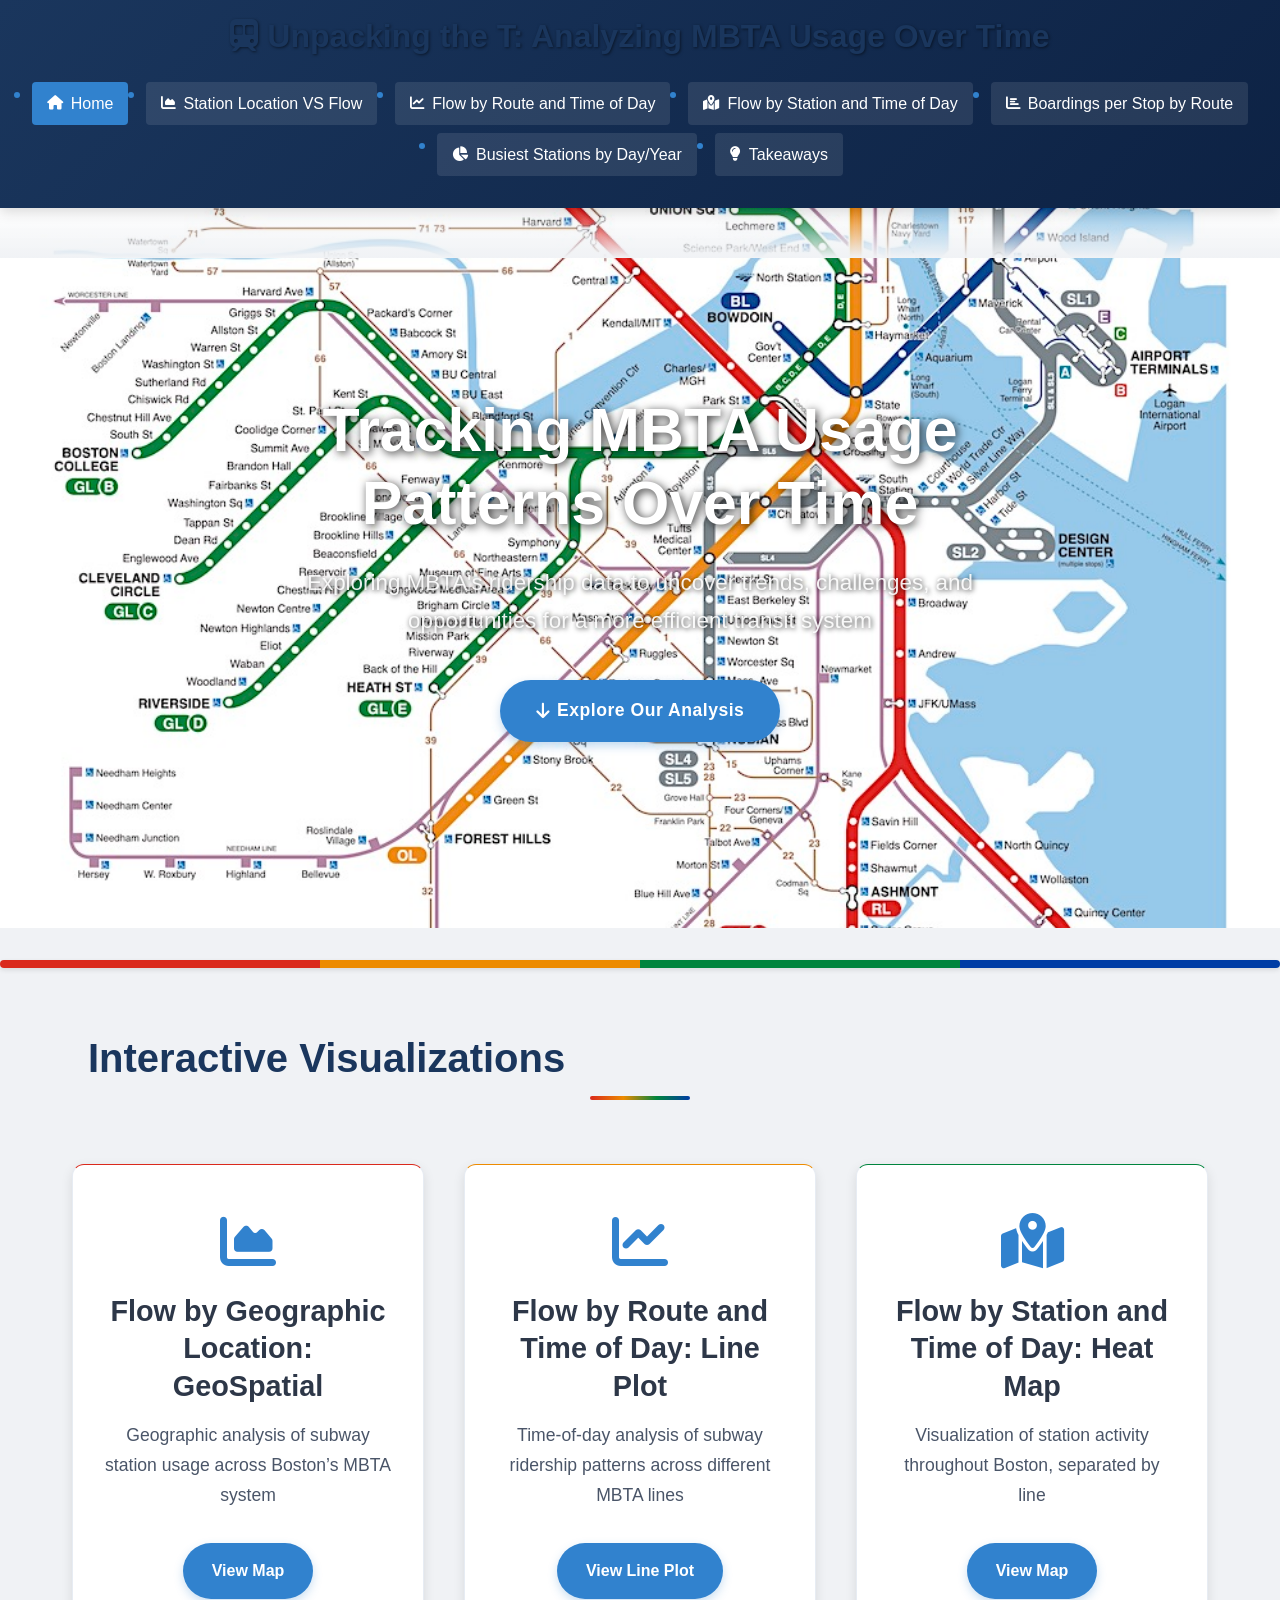
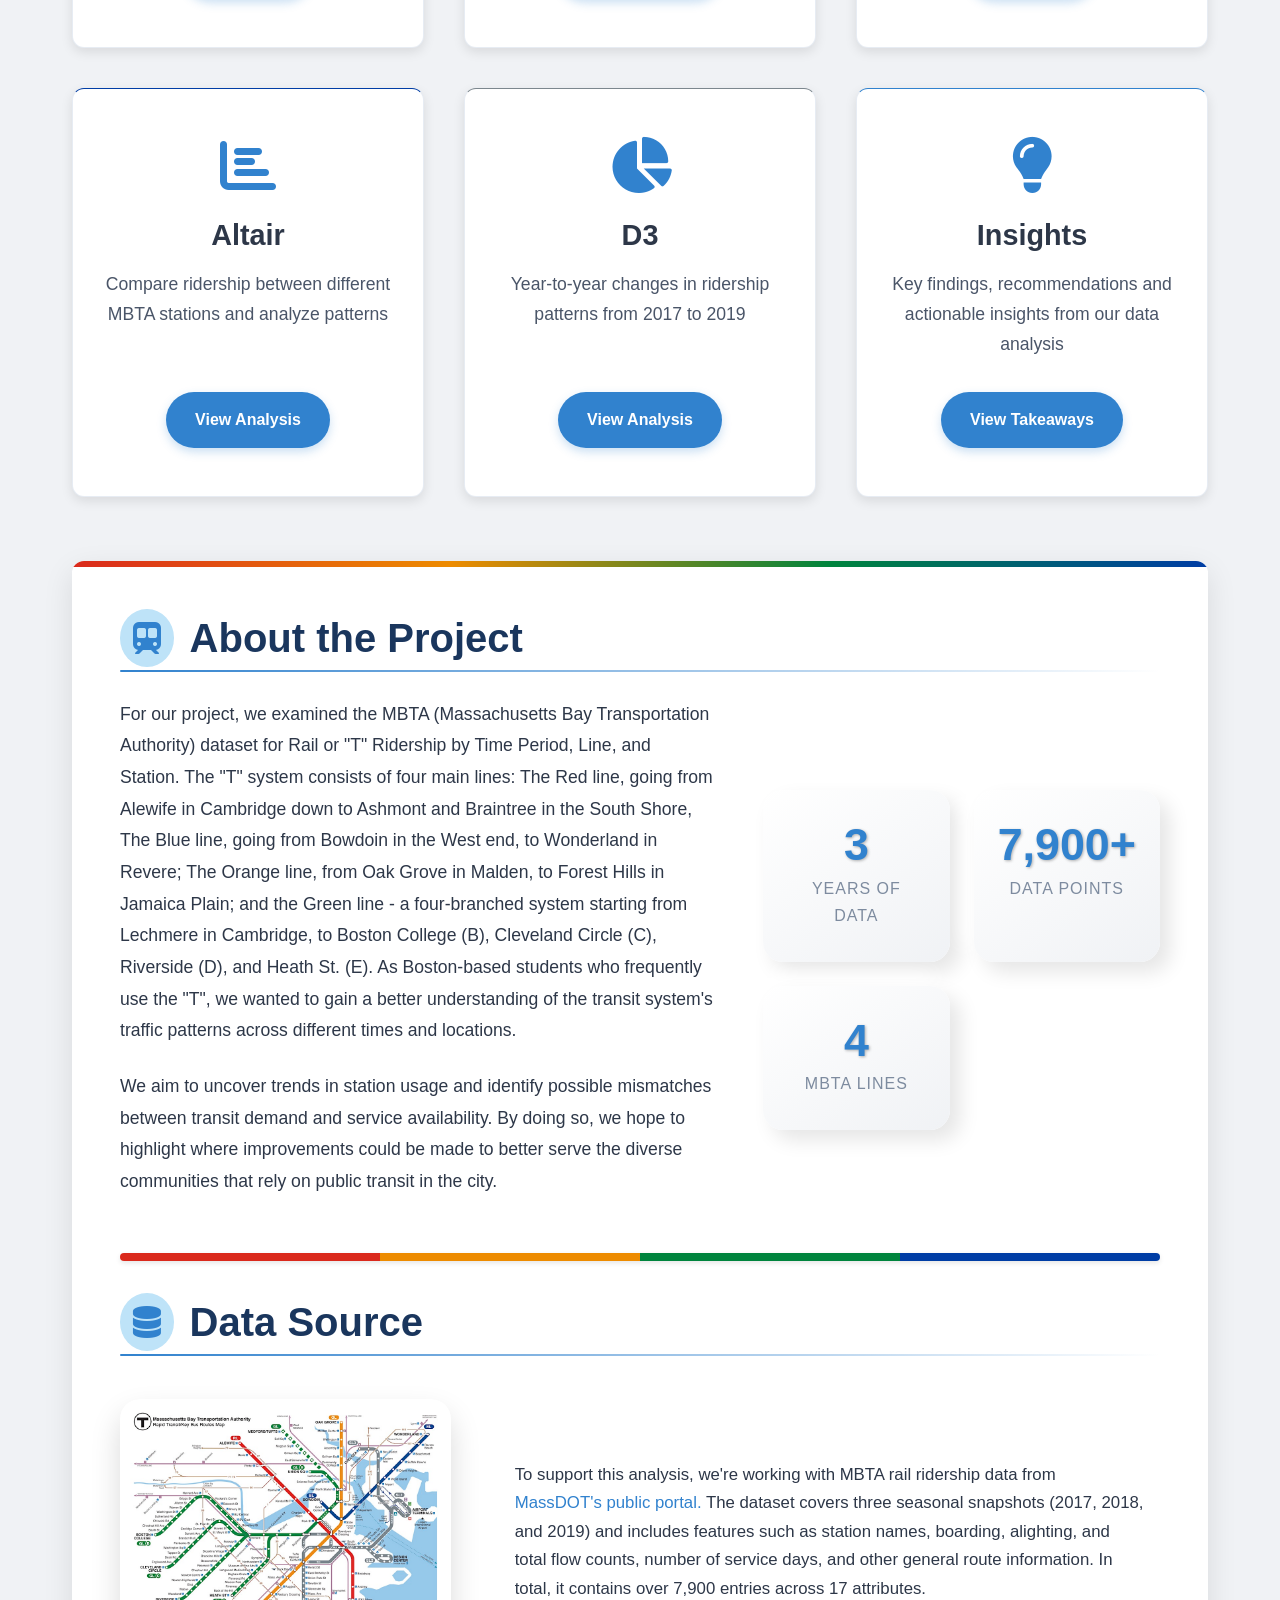
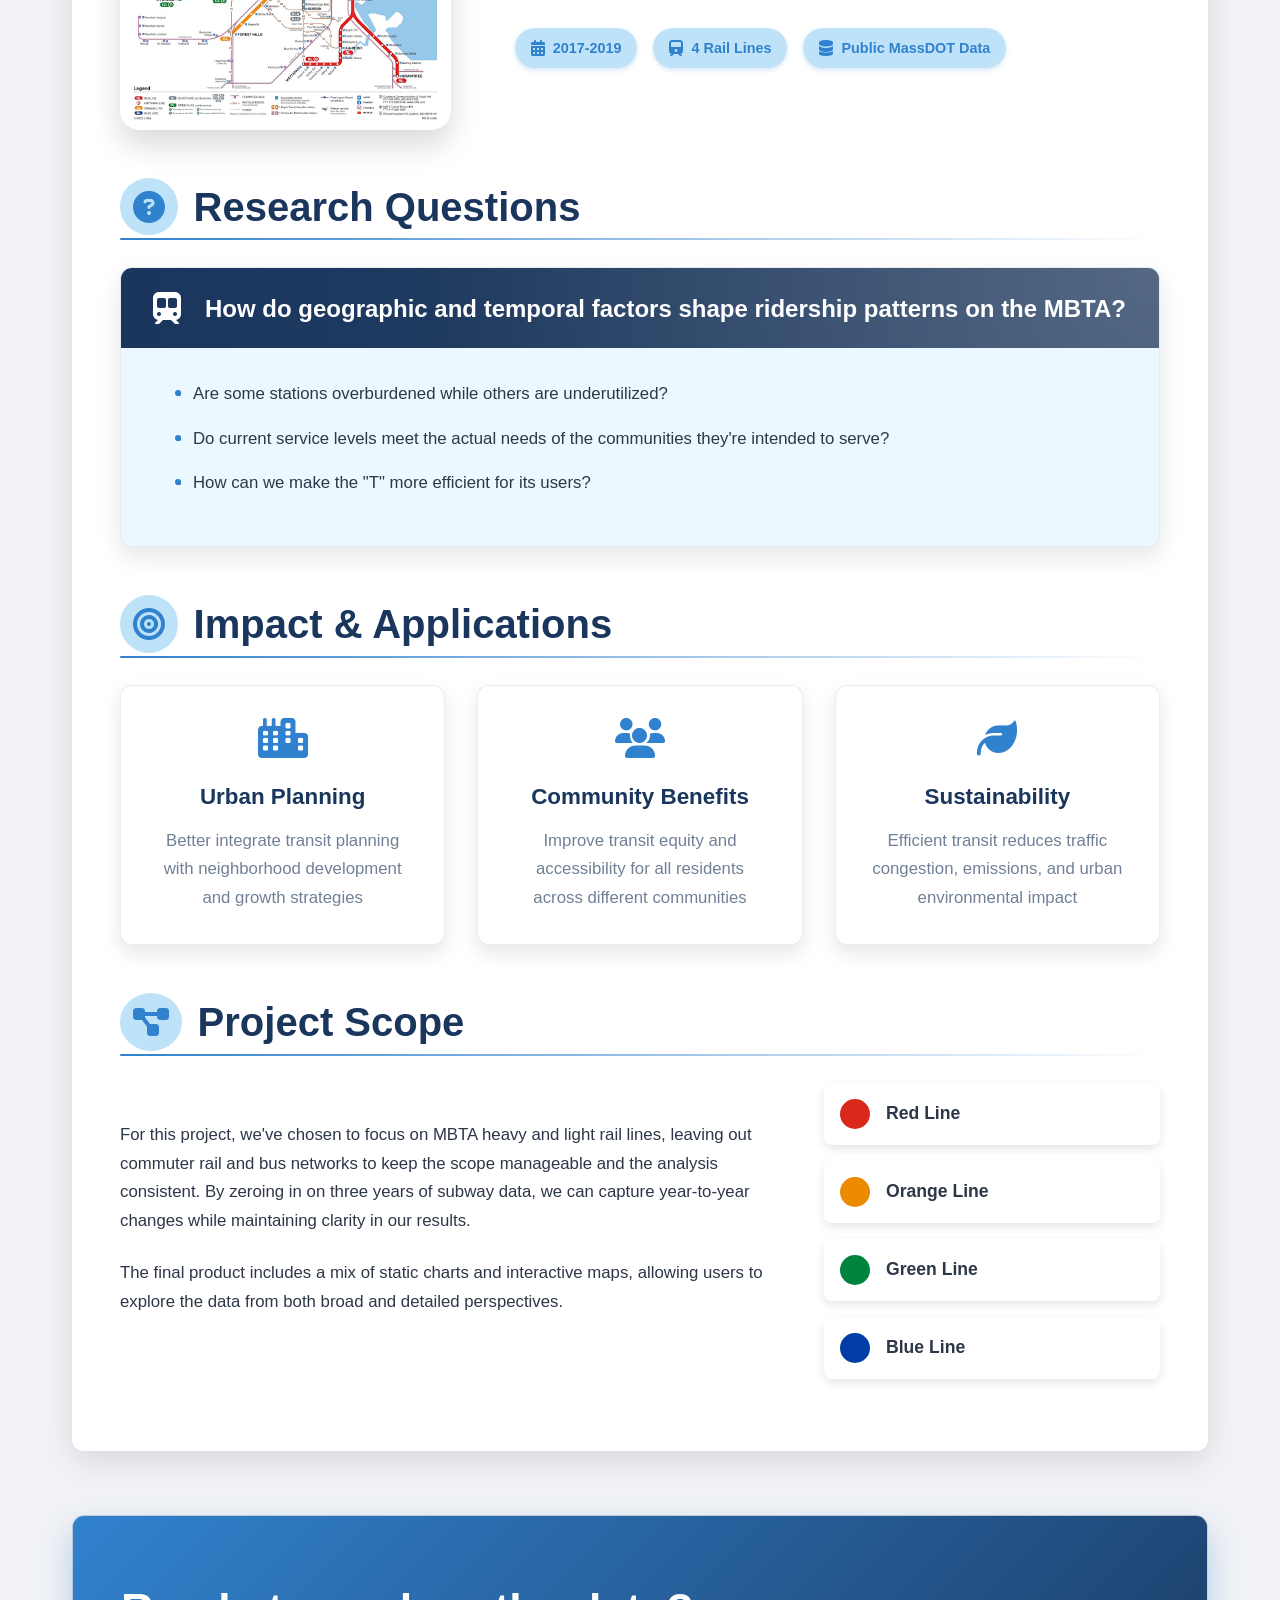
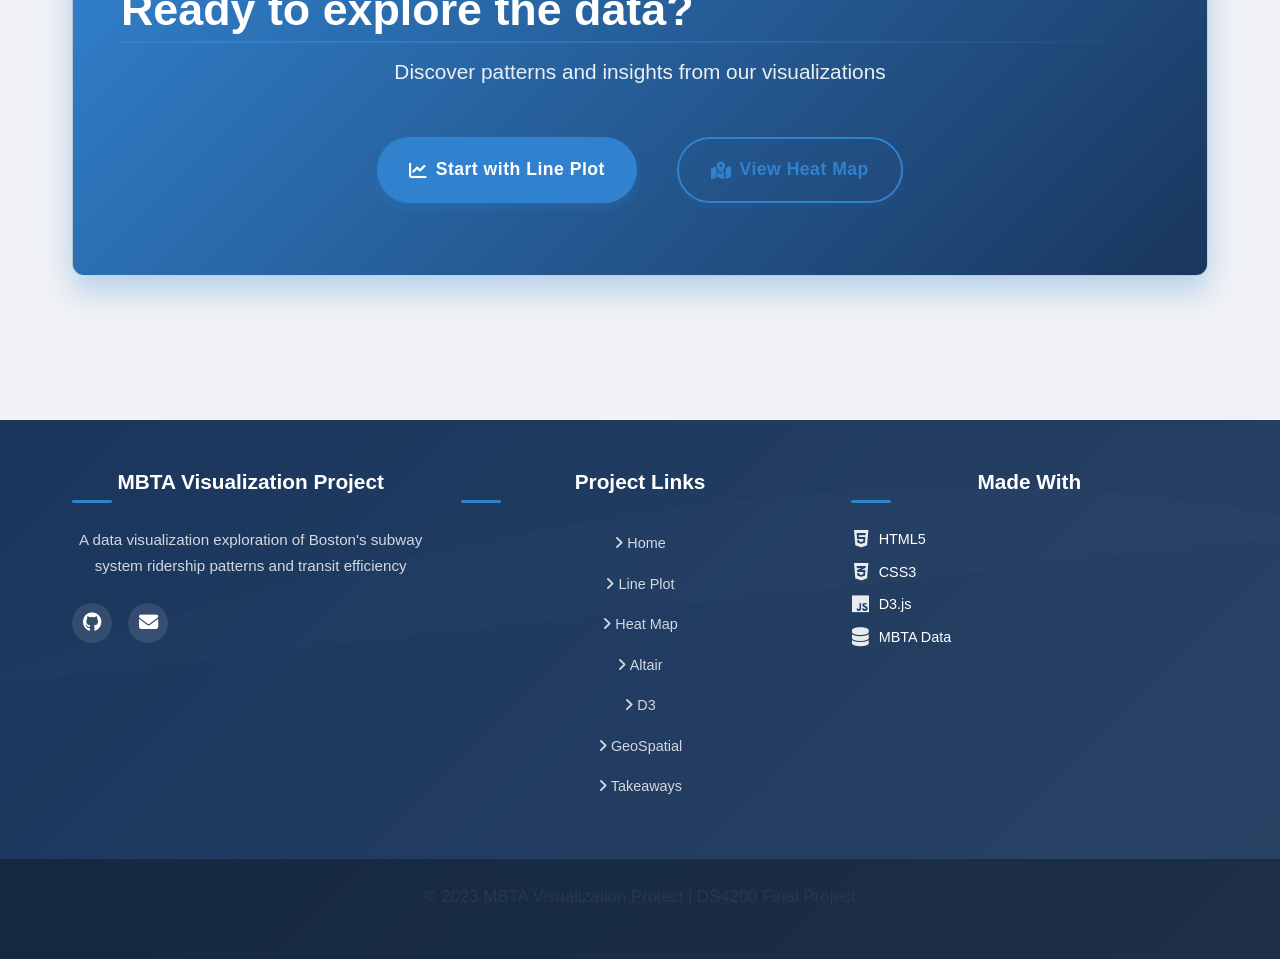
<file: index.html>
<!DOCTYPE html>

<html lang="en">
<head>
    <meta charset="UTF-8">
    <meta name="viewport" content="width=device-width, initial-scale=1.0">
    <title>MBTA Ridership Visualization - Transit Pattern Analysis</title>
    <link rel="stylesheet" href="style.css">
    <link rel="stylesheet" href="https://cdnjs.cloudflare.com/ajax/libs/font-awesome/6.4.0/css/all.min.css">
    <meta name="description" content="Exploring MBTA's ridership data to uncover trends, challenges, and opportunities in Boston's transit system">
</head>
<body>
    <header>
        <h1><i class="fas fa-subway"></i> Unpacking the T: Analyzing MBTA Usage Over Time</h1>
        <nav>
            <ul>
                <li><a href="index.html" class="active"><i class="fas fa-home"></i> Home</a></li>
                <li><a href="visualizations/visualization5.html"><i class="fas fa-chart-area"></i>Station Location VS Flow</a></li>
                <li><a href="visualizations/lineplot.html"><i class="fas fa-chart-line"></i> Flow by Route and Time of Day</a></li>
                <li><a href="visualizations/mbta_avg_flow.html"><i class="fas fa-map-marked-alt"></i> Flow by Station and Time of Day</a></li>
                <li><a href="visualization3.html"><i class="fas fa-chart-bar"></i>Boardings per Stop by Route</a></li>
                <li><a href="visualization4.html"><i class="fas fa-chart-pie"></i> Busiest Stations by Day/Year</a></li>
                <li><a href="visualizations/takeaways.html"><i class="fas fa-lightbulb"></i> Takeaways</a></li>
            </ul>
        </nav>
    </header>
    
    <!-- Hero Section -->
    <div class="hero">
        <div class="hero-overlay"></div>
        <div class="hero-content">
<div class="hero-title-box">
    <h1>Tracking MBTA Usage Patterns Over Time</h1>
    <p>Exploring MBTA's ridership data to uncover trends, challenges, and opportunities for a more efficient transit system</p>
</div>
    <a href="#about" class="btn btn-large">
        <i class="fas fa-arrow-down"></i> Explore Our Analysis
    </a>
</div>
    </div>

    <!-- MBTA Line Colors Bar -->
    <div class="transit-line">
        <div class="red" title="Red Line"></div>
        <div class="orange" title="Orange Line"></div>
        <div class="green" title="Green Line"></div>
        <div class="blue" title="Blue Line"></div>
    </div>

    <main>
        <h2 class="section-title"><i class="fas fa-chart-network"></i>Interactive Visualizations</h2>
        <!-- Feature Grid -->
        <div class="feature-grid">
            <div class="feature-item">
                <i class="fas fa-chart-area"></i>
                <h3>Flow by Geographic Location: GeoSpatial</h3>
                <p>Geographic analysis of subway station usage across Boston’s MBTA system</p>
                <a href="visualizations/visualization5.html" class="feature-btn">View Map</a>
            </div>
            <div class="feature-item">
                <i class="fas fa-chart-line"></i>
                <h3>Flow by Route and Time of Day: Line Plot</h3>
                <p>Time-of-day analysis of subway ridership patterns across different MBTA lines</p>
                <a href="visualizations/lineplot.html" class="feature-btn">View Line Plot</a>
            </div>
            <div class="feature-item">
                <i class="fas fa-map-marked-alt"></i>
                <h3>Flow by Station and Time of Day: Heat Map</h3>
                <p> Visualization of station activity throughout Boston, separated by line</p>
                <a href="visualizations/mbta_avg_flow.html" class="feature-btn">View Map</a>
            </div>
            <div class="feature-item">
                <i class="fas fa-chart-bar"></i>
                <h3>Altair</h3>
                <p>Compare ridership between different MBTA stations and analyze patterns</p>
                <a href="visualizations/visualization3.html" class="feature-btn">View Analysis</a>
            </div>
            <div class="feature-item">
                <i class="fas fa-chart-pie"></i>
                <h3>D3</h3>
                <p>Year-to-year changes in ridership patterns from 2017 to 2019</p>
                <a href="visualizations/visualization4.html" class="feature-btn">View Analysis</a>
            </div>
            <div class="feature-item">
                <i class="fas fa-lightbulb"></i>
                <h3>Insights</h3>
                <p>Key findings, recommendations and actionable insights from our data analysis</p>
                <a href="visualizations/takeaways.html" class="feature-btn">View Takeaways</a>
            </div>
        </div>

        <section id="about">
            <h2><i class="fas fa-subway"></i> About the Project</h2>
            <div class="two-column">
                <div class="column">
                    <p>
                     For our project, we examined the MBTA (Massachusetts Bay Transportation Authority) dataset for Rail or "T" Ridership by Time Period, 
                        Line, and Station. The "T" system consists of four main lines: The Red line, going from Alewife in Cambridge down to Ashmont
                        and Braintree in the South Shore, The Blue line, going from Bowdoin in the West end, to Wonderland in Revere; The Orange line,
                        from Oak Grove in Malden, to Forest Hills in Jamaica Plain; and the Green line - a four-branched system starting from Lechmere
                        in Cambridge, to Boston College (B), Cleveland Circle (C), Riverside (D), and Heath St. (E).
                        
                        
                        As Boston-based students who frequently use the "T", we wanted to gain a better understanding of the transit system's traffic
                        patterns across different times and locations.
                    </p>
                    <p>
                        We aim to uncover trends in station usage and identify possible mismatches between transit demand and service availability. 
                        By doing so, we hope to highlight where improvements could be made to better serve the diverse communities that rely on public
                        transit in the city.

                    <p>
                </div>
                <div class="column stats">
                    <div class="stat-card">
                        <span class="stat-number">3</span>
                        <span class="stat-label">Years of Data</span>
                    </div>
                    <div class="stat-card">
                        <span class="stat-number">7,900+</span>
                        <span class="stat-label">Data Points</span>
                    </div>
                    <div class="stat-card">
                        <span class="stat-number">4</span>
                        <span class="stat-label">MBTA Lines</span>
                    </div>
                </div>
            </div>
            
            <div class="transit-line">
                <div class="red"></div>
                <div class="orange"></div>
                <div class="green"></div>
                <div class="blue"></div>
            </div>
            
            <h2><i class="fas fa-database"></i> Data Source</h2>
            <div class="data-source-container">
                <div class="data-source-image">
                    <img src="T.jpg" alt="The T " class="rounded-image">
                </div>
                <div class="data-source-text">
                    <p>
                        To support this analysis, we're working with MBTA rail ridership data from <a href="https://mbta-massdot.opendata.arcgis.com/datasets/9fea7862501f4c59ab2c001ad6ae19b0_0/explore" target="_blank"> MassDOT's public portal.</a>  The dataset covers three seasonal snapshots 
                        (2017, 2018, and 2019) and includes features such as station names, boarding, alighting, and total flow counts, number of service days, and other general route information. 
                        In total, it contains over 7,900 entries across 17 attributes.
                    </p>
                    <div class="data-badges">
                        <span class="badge"><i class="fas fa-calendar-alt"></i> 2017-2019</span>
                        <span class="badge"><i class="fas fa-train"></i> 4 Rail Lines</span>
                        <a href="https://mbta-massdot.opendata.arcgis.com/datasets/9fea7862501f4c59ab2c001ad6ae19b0_0/explore" target="_blank">
            <span class="badge"><i class="fas fa-database"></i> Public MassDOT Data</span>
        </a>
                    </div>
                </div>
            </div>
            
            <h2><i class="fas fa-question-circle"></i> Research Questions</h2>
            <div class="question-card">
                <div class="question-header">
                    <i class="fas fa-subway"></i>
                    <h3>How do geographic and temporal factors shape ridership patterns on the MBTA?</h3>
                </div>
                <div class="question-details">
                    <ul>
                        <li>Are some stations overburdened while others are underutilized?</li>
                        <li>Do current service levels meet the actual needs of the communities they're intended to serve?</li>
                        <li>How can we make the "T" more efficient for its users?</li>
                    </ul>
                </div>
            </div>

            <h2><i class="fas fa-bullseye"></i> Impact & Applications</h2>
            <div class="impact-grid">
                <div class="impact-item">
                    <i class="fas fa-city"></i>
                    <h3>Urban Planning</h3>
                    <p>Better integrate transit planning with neighborhood development and growth strategies</p>
                </div>
                <div class="impact-item">
                    <i class="fas fa-users"></i>
                    <h3>Community Benefits</h3>
                    <p>Improve transit equity and accessibility for all residents across different communities</p>
                </div>
                <div class="impact-item">
                    <i class="fas fa-leaf"></i>
                    <h3>Sustainability</h3>
                    <p>Efficient transit reduces traffic congestion, emissions, and urban environmental impact</p>
                </div>
            </div>
            
            <h2><i class="fas fa-project-diagram"></i> Project Scope</h2>
            <div class="scope-container">
                <div class="scope-text">
                    <p>
                        For this project, we've chosen to focus on MBTA heavy and light rail lines, leaving out commuter rail and bus networks to keep the scope manageable and the analysis consistent. 
                        By zeroing in on three years of subway data, we can capture year-to-year changes while maintaining clarity in our results. 
                    </p>
                    <p>
                        The final product includes a mix of static charts and interactive maps, allowing users to explore the data from both broad and detailed perspectives.
                    </p>
                </div>
                <div class="mbta-lines">
                    <div class="mbta-line red-line">
                        <span class="line-indicator"></span>
                        <span class="line-name">Red Line</span>
                    </div>
                    <div class="mbta-line orange-line">
                        <span class="line-indicator"></span>
                        <span class="line-name">Orange Line</span>
                    </div>
                    <div class="mbta-line green-line">
                        <span class="line-indicator"></span>
                        <span class="line-name">Green Line</span>
                    </div>
                    <div class="mbta-line blue-line">
                        <span class="line-indicator"></span>
                        <span class="line-name">Blue Line</span>
                    </div>
                </div>
            </div>
        </section>
            
        <div class="cta-section">
            <h2>Ready to explore the data?</h2>
            <p>Discover patterns and insights from our visualizations</p>
            <div class="cta-buttons">
                <a href="visualizations/lineplot.html" class="btn">
                    <i class="fas fa-chart-line"></i> Start with Line Plot
                </a>
                <a href="visualizations/mbta_avg_flow.html" class="btn btn-alt">
                    <i class="fas fa-map-marked-alt"></i> View Heat Map
                </a>
            </div>
        </div>
    </main>
    
    <footer>
        <div class="footer-content">
            <div class="footer-section">
                <h3>MBTA Visualization Project</h3>
                <p>A data visualization exploration of Boston's subway system ridership patterns and transit efficiency</p>
                <div class="social-icons">
                    <a href="#" class="social-icon"><i class="fab fa-github"></i></a>
                    <a href="#" class="social-icon"><i class="fas fa-envelope"></i></a>
                </div>
            </div>
            <div class="footer-section">
                <h3>Project Links</h3>
                <ul>
                    <li><a href="index.html"><i class="fas fa-angle-right"></i> Home</a></li>
                    <li><a href="visualizations/lineplot.html"><i class="fas fa-angle-right"></i> Line Plot</a></li>
                    <li><a href="visualizations/mbta_avg_flow.html"><i class="fas fa-angle-right"></i> Heat Map</a></li>
                    <li><a href="visualizations/visualization3.html"><i class="fas fa-angle-right"></i> Altair</a></li>
                    <li><a href="visualizations/visualization4.html"><i class="fas fa-angle-right"></i> D3</a></li>
                    <li><a href="visualizations/visualization5.html"><i class="fas fa-angle-right"></i> GeoSpatial</a></li>
                    <li><a href="visualizations/takeaways.html"><i class="fas fa-angle-right"></i> Takeaways</a></li>
                </ul>
            </div>
            <div class="footer-section">
                <h3>Made With</h3>
                <ul class="tech-list">
                    <li><i class="fab fa-html5"></i> HTML5</li>
                    <li><i class="fab fa-css3-alt"></i> CSS3</li>
                    <li><i class="fab fa-js"></i> D3.js</li>
                    <li><i class="fas fa-database"></i> MBTA Data</li>
                </ul>
            </div>
        </div>
        <div class="footer-bottom">
            <p>&copy; 2023 MBTA Visualization Project | DS4200 Final Project</p>
        </div>
    </footer>
    
    <a href="#" class="back-to-top">
        <i class="fas fa-arrow-up"></i>
    </a>

    <script>
        // Back to top button functionality
        const backToTopButton = document.querySelector('.back-to-top');
        
        window.addEventListener('scroll', () => {
            if (window.pageYOffset > 300) {
                backToTopButton.classList.add('show');
            } else {
                backToTopButton.classList.remove('show');
            }
        });
        
        backToTopButton.addEventListener('click', (e) => {
            e.preventDefault();
            window.scrollTo({ top: 0, behavior: 'smooth' });
        });

        // Animate items on scroll
        document.addEventListener('DOMContentLoaded', function() {
            const animateOnScroll = function() {
                const items = document.querySelectorAll('.feature-item, .stat-card, .impact-item');
                
                items.forEach(item => {
                    const itemPosition = item.getBoundingClientRect().top;
                    const screenPosition = window.innerHeight / 1.2;
                    
                    if (itemPosition < screenPosition) {
                        item.classList.add('animate');
                    }
                });
            };
            
            window.addEventListener('scroll', animateOnScroll);
            animateOnScroll(); // Run once on load
        });
    </script>
</body>
</html>
</file>
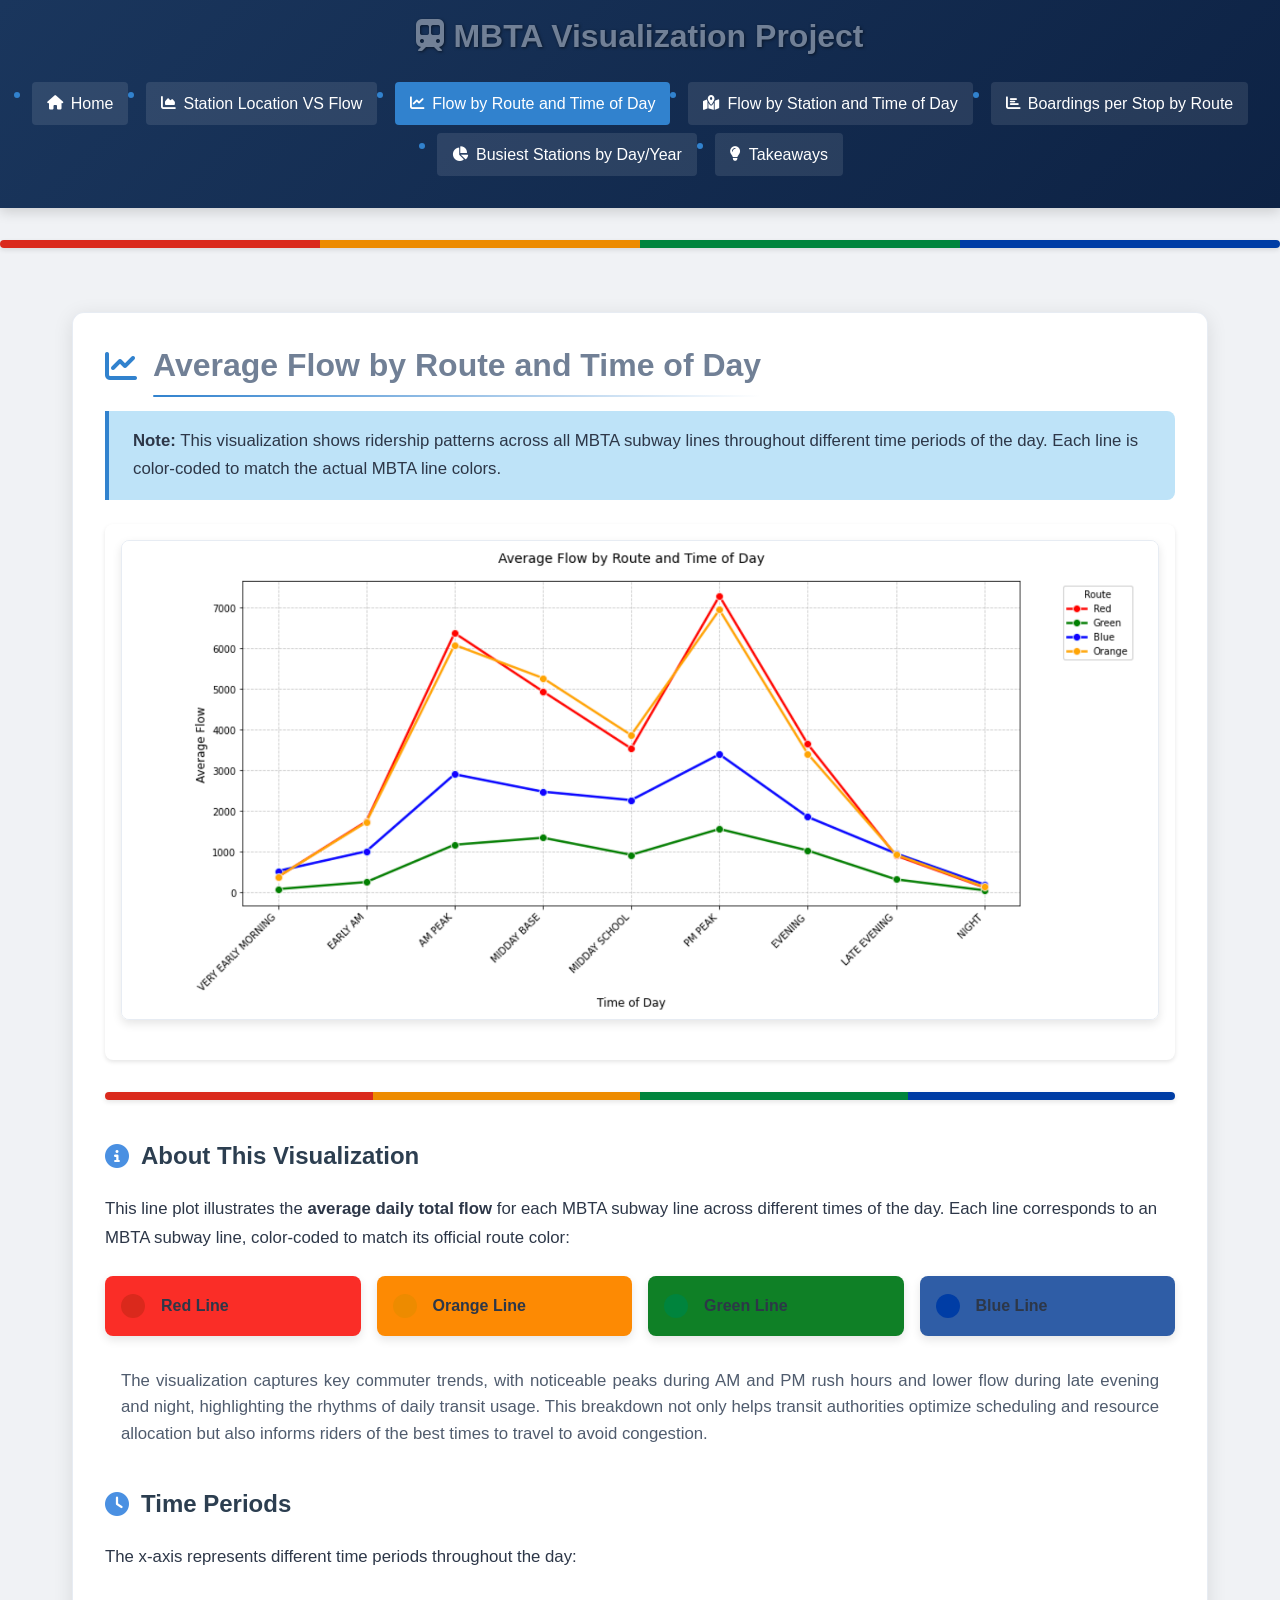
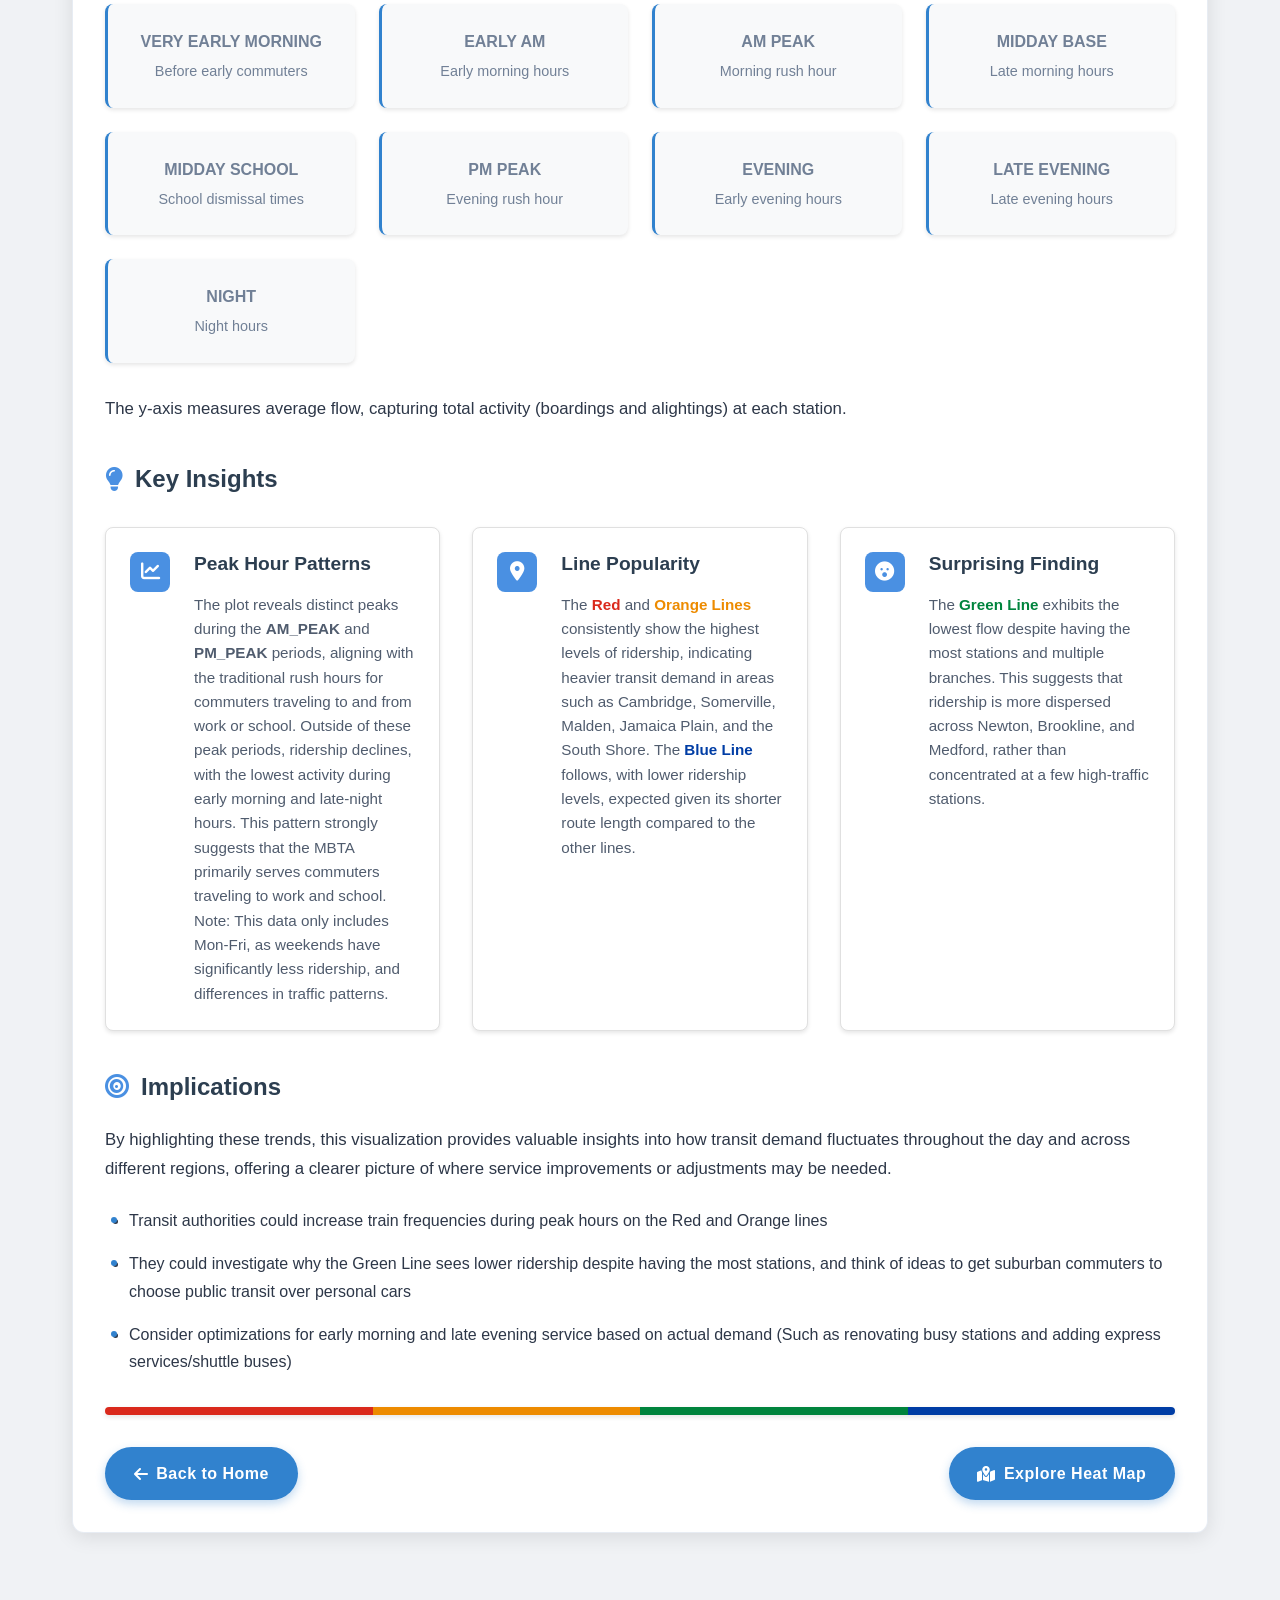
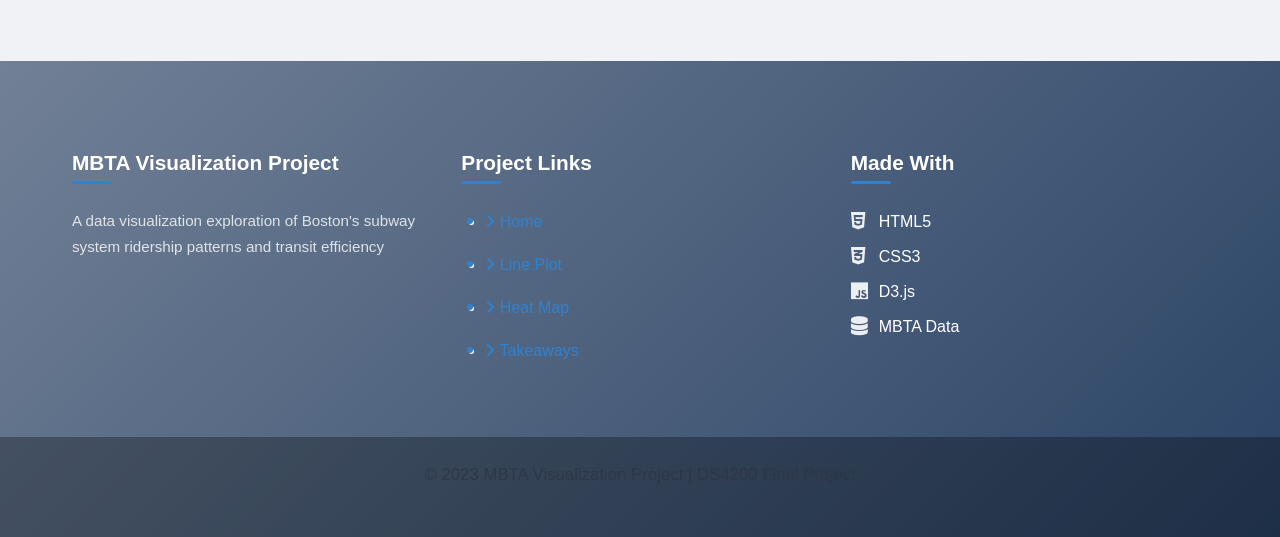
<file: visualizations/lineplot.html>
<!DOCTYPE html>
<html lang="en">
    
<head>
    <meta charset="UTF-8">
    <meta name="viewport" content="width=device-width, initial-scale=1.0">
    <title>Line Plot - MBTA Ridership Visualization</title>
    <link rel="stylesheet" href="styles.css">
    <link rel="stylesheet" href="https://cdnjs.cloudflare.com/ajax/libs/font-awesome/6.4.0/css/all.min.css">
    <meta name="description" content="Line plot visualization of MBTA ridership patterns by time of day and subway line">
</head>
<body>
    <header>
        <h1><i class="fas fa-subway"></i> MBTA Visualization Project</h1>
        <nav>
            <ul>
                <li><a href="../index.html"><i class="fas fa-home"></i> Home</a></li>
                <li><a href="visualization5.html"><i class="fas fa-chart-area"></i>Station Location VS Flow</a></li>
                <li><a href="lineplot.html" class="active"><i class="fas fa-chart-line"></i> Flow by Route and Time of Day</a></li>
                <li><a href="mbta_avg_flow.html"><i class="fas fa-map-marked-alt"></i> Flow by Station and Time of Day</a></li>
                <li><a href="visualization3.html"><i class="fas fa-chart-bar"></i>Boardings per Stop by Route</a></li>
                <li><a href="visualization4.html"><i class="fas fa-chart-pie"></i> Busiest Stations by Day/Year</a></li>
                <li><a href="takeaways.html"><i class="fas fa-lightbulb"></i> Takeaways</a></li>
            </ul>
        </nav>
    </header>
    
    <!-- MBTA Line Colors Bar -->
    <div class="transit-line">
        <div class="red"></div>
        <div class="orange"></div>
        <div class="green"></div>
        <div class="blue"></div>
    </div>

    <main>
        <section>
            <div class="viz-heading">
                <i class="fas fa-chart-line"></i>
                <h2>Average Flow by Route and Time of Day</h2>
            </div>
            
            <div class="viz-note">
                <p><strong>Note:</strong> This visualization shows ridership patterns across all MBTA subway lines throughout different time periods of the day. Each line is color-coded to match the actual MBTA line colors.</p>
            </div>
            
            <div class="visualization-container">
                <img src="../lineplot1.png" alt="Line Plot of MBTA Ridership" class="viz-image">
            </div>

            <div class="transit-line">
                <div class="red"></div>
                <div class="orange"></div>
                <div class="green"></div>
                <div class="blue"></div>
            </div>
            
            <h3><i class="fas fa-info-circle"></i> About This Visualization</h3>
            <p>
                This line plot illustrates the <strong>average daily total flow</strong> for each MBTA subway line across different times of the day. 
                Each line corresponds to an MBTA subway line, color-coded to match its official route color:
            </p>
            
            <div class="lines-legend">
                <div class="mbta-line red-line">
                    <span class="line-indicator"></span>
                    <span class="line-name">Red Line</span>
                </div>
                <div class="mbta-line orange-line">
                    <span class="line-indicator"></span>
                    <span class="line-name">Orange Line</span>
                </div>
                <div class="mbta-line green-line">
                    <span class="line-indicator"></span>
                    <span class="line-name">Green Line</span>
                </div>
                <div class="mbta-line blue-line">
                    <span class="line-indicator"></span>
                    <span class="line-name">Blue Line</span>
                </div>
            </div>

            <p class="commuter-trends">
                The visualization captures key commuter trends, with noticeable peaks during AM and PM rush hours and lower flow during late evening and night, highlighting the rhythms of daily transit usage. This breakdown not only helps transit authorities optimize scheduling and resource allocation but also informs riders of the best times to travel to avoid congestion.
            </p>
            
            <h3><i class="fas fa-clock"></i> Time Periods</h3>
            <p>
                The x-axis represents different time periods throughout the day:
            </p>
            <div class="time-periods">
                <div class="time-period">
                    <span class="time-label">VERY EARLY MORNING</span>
                    <span class="time-desc">Before early commuters</span>
                </div>
                <div class="time-period">
                    <span class="time-label">EARLY AM</span>
                    <span class="time-desc">Early morning hours</span>
                </div>
                <div class="time-period">
                    <span class="time-label">AM PEAK</span>
                    <span class="time-desc">Morning rush hour</span>
                </div>
                <div class="time-period">
                    <span class="time-label">MIDDAY BASE</span>
                    <span class="time-desc">Late morning hours</span>
                </div>
                <div class="time-period">
                    <span class="time-label">MIDDAY SCHOOL</span>
                    <span class="time-desc">School dismissal times</span>
                </div>
                <div class="time-period">
                    <span class="time-label">PM PEAK</span>
                    <span class="time-desc">Evening rush hour</span>
                </div>
                <div class="time-period">
                    <span class="time-label">EVENING</span>
                    <span class="time-desc">Early evening hours</span>
                </div>
                <div class="time-period">
                    <span class="time-label">LATE EVENING</span>
                    <span class="time-desc">Late evening hours</span>
                </div>
                <div class="time-period">
                    <span class="time-label">NIGHT</span>
                    <span class="time-desc">Night hours</span>
                </div>
            </div>
            
            <p>
                The y-axis measures average flow, capturing total activity (boardings and alightings) at each station.
            </p>

            <h3><i class="fas fa-lightbulb"></i> Key Insights</h3>
            <div class="insights-container">
                <div class="insight-card">
                    <div class="insight-icon">
                        <i class="fas fa-chart-line"></i>
                    </div>
                    <div class="insight-content">
                        <h4>Peak Hour Patterns</h4>
                        <p>
                            The plot reveals distinct peaks during the <strong>AM_PEAK</strong> and <strong>PM_PEAK</strong> periods, aligning with the traditional rush hours for commuters traveling to and from 
                            work or school. Outside of these peak periods, ridership declines, with the lowest activity during early morning and late-night hours. This pattern strongly suggests that the MBTA 
                            primarily serves commuters traveling to work and school. Note: This data only includes Mon-Fri, as weekends have significantly
                            less ridership, and differences in traffic patterns.
                        </p>
                    </div>
                </div>
                
                <div class="insight-card">
                    <div class="insight-icon">
                        <i class="fas fa-map-marker-alt"></i>
                    </div>
                    <div class="insight-content">
                        <h4>Line Popularity</h4>
                        <p>
                            The <span class="highlight-red">Red</span> and <span class="highlight-orange">Orange Lines</span> consistently show the highest levels of ridership, indicating heavier transit demand in areas such as Cambridge, 
                            Somerville, Malden, Jamaica Plain, and the South Shore. The <span class="highlight-blue">Blue Line</span> follows, with lower ridership levels, expected given its shorter route 
                            length compared to the other lines.
                        </p>
                    </div>
                </div>
                
                <div class="insight-card">
                    <div class="insight-icon">
                        <i class="fas fa-surprise"></i>
                    </div>
                    <div class="insight-content">
                        <h4>Surprising Finding</h4>
                        <p>
                            
                            The <span class="highlight-green">Green Line</span> exhibits the lowest flow despite having the most stations and multiple branches. 
                            This suggests that ridership is more dispersed across Newton, Brookline, and Medford, rather than concentrated at a few high-traffic stations.
                        </p>
                    </div>
                </div>
            </div>

            <h3><i class="fas fa-bullseye"></i> Implications</h3>
            <p>
                By highlighting these trends, this visualization provides valuable insights into how transit demand fluctuates throughout the day and across different 
                regions, offering a clearer picture of where service improvements or adjustments may be needed.
            </p>
            <ul>
                <li>Transit authorities could increase train frequencies during peak hours on the Red and Orange lines</li>
                <li>They could investigate why the Green Line sees lower ridership despite having the most stations, and think of 
                ideas to get suburban commuters to choose public transit over personal cars</li>
                <li>Consider optimizations for early morning and late evening service based on actual demand (Such as renovating busy stations 
                and adding express services/shuttle buses)</li>
            </ul>
            
            <div class="transit-line">
                <div class="red"></div>
                <div class="orange"></div>
                <div class="green"></div>
                <div class="blue"></div>
            </div>
            
            <div class="navigation-buttons">
                <a href="../index.html" class="btn btn-alt">
                    <i class="fas fa-arrow-left"></i> Back to Home
                </a>
                <a href="mbta_avg_flow.html" class="btn">
                    <i class="fas fa-map-marked-alt"></i> Explore Heat Map
                </a>
            </div>
        </section>
    </main>

    <footer>
        <div class="footer-content">
            <div class="footer-section">
                <h3>MBTA Visualization Project</h3>
                <p>A data visualization exploration of Boston's subway system ridership patterns and transit efficiency</p>
            </div>
            <div class="footer-section">
                <h3>Project Links</h3>
                <ul>
                    <li><a href="../index.html"><i class="fas fa-angle-right"></i> Home</a></li>
                    <li><a href="lineplot.html"><i class="fas fa-angle-right"></i> Line Plot</a></li>
                    <li><a href="mbta_avg_flow.html"><i class="fas fa-angle-right"></i> Heat Map</a></li>
                    <li><a href="takeaways.html"><i class="fas fa-angle-right"></i> Takeaways</a></li>
                </ul>
            </div>
            <div class="footer-section">
                <h3>Made With</h3>
                <ul class="tech-list">
                    <li><i class="fab fa-html5"></i> HTML5</li>
                    <li><i class="fab fa-css3-alt"></i> CSS3</li>
                    <li><i class="fab fa-js"></i> D3.js</li>
                    <li><i class="fas fa-database"></i> MBTA Data</li>
                </ul>
            </div>
        </div>
        <div class="footer-bottom">
            <p>&copy; 2023 MBTA Visualization Project | DS4200 Final Project</p>
        </div>
    </footer>
    
    <a href="#" class="back-to-top">
        <i class="fas fa-arrow-up"></i>
    </a>

    <script>
        // Back to top button functionality
        const backToTopButton = document.querySelector('.back-to-top');
        
        window.addEventListener('scroll', () => {
            if (window.pageYOffset > 300) {
                backToTopButton.classList.add('show');
            } else {
                backToTopButton.classList.remove('show');
            }
        });
        
        backToTopButton.addEventListener('click', (e) => {
            e.preventDefault();
            window.scrollTo({ top: 0, behavior: 'smooth' });
        });
    </script>
</body>
</html>
</file>
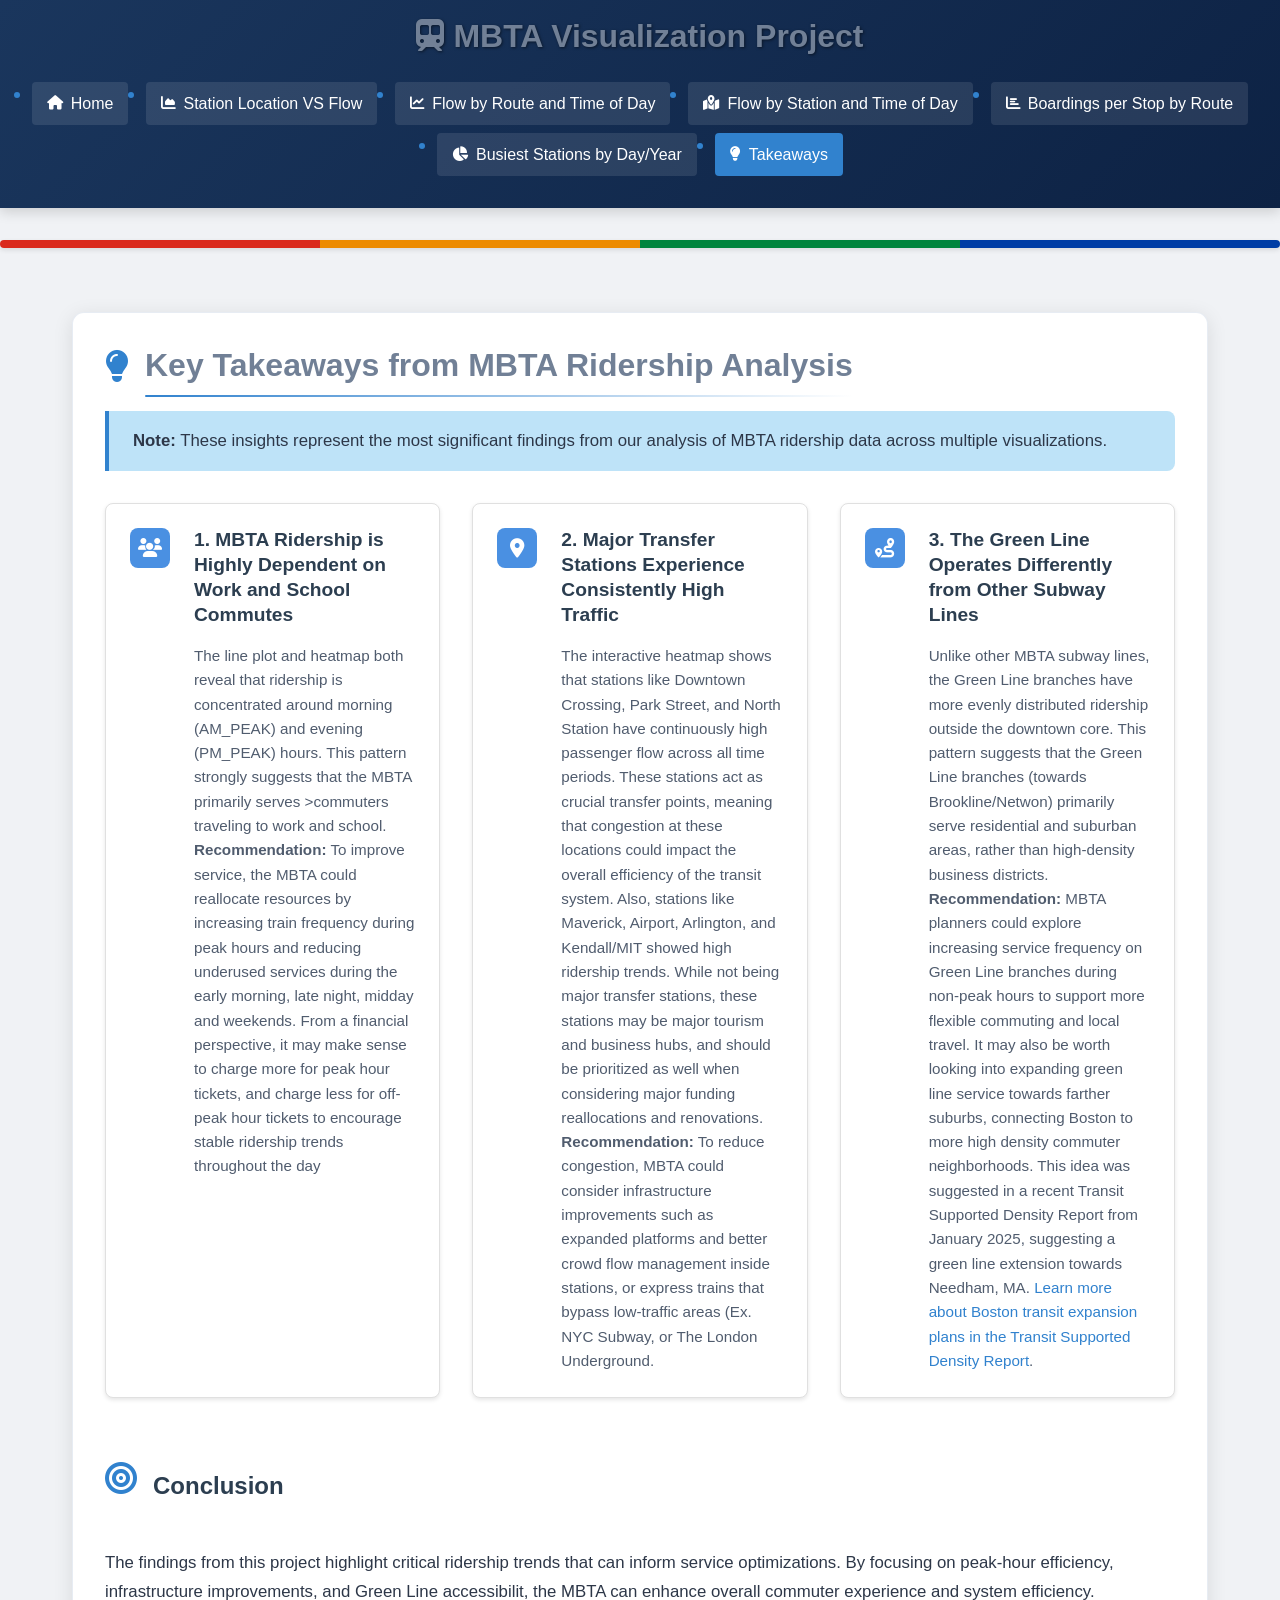
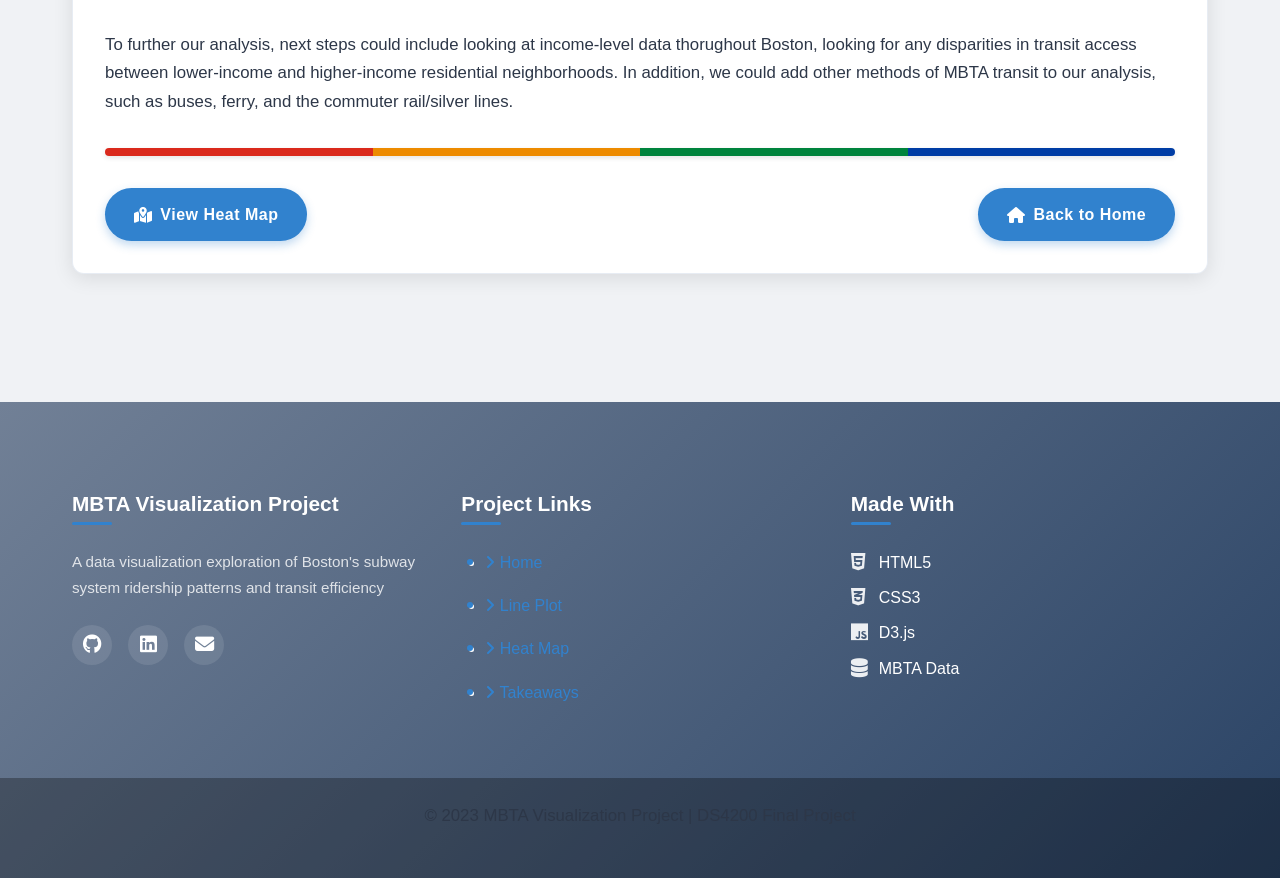
<file: visualizations/takeaways.html>
<!DOCTYPE html>
<html lang="en">
<head>
    <meta charset="UTF-8">
    <meta name="viewport" content="width=device-width, initial-scale=1.0">
    <title>Key Takeaways - MBTA Ridership Analysis</title>
    <link rel="stylesheet" href="styles.css">
    <link rel="stylesheet" href="https://cdnjs.cloudflare.com/ajax/libs/font-awesome/6.4.0/css/all.min.css">
    <meta name="description" content="Key findings and takeaways from the MBTA ridership data analysis">
</head>
<body>
    
    <header>
        <h1><i class="fas fa-subway"></i> MBTA Visualization Project</h1>
        <nav>
            <ul>
                <li><a href="../index.html"><i class="fas fa-home"></i> Home</a></li>
                <li><a href="visualization5.html"><i class="fas fa-chart-area"></i>Station Location VS Flow</a></li>
                <li><a href="lineplot.html"><i class="fas fa-chart-line"></i> Flow by Route and Time of Day</a></li>
                <li><a href="mbta_avg_flow.html"><i class="fas fa-map-marked-alt"></i> Flow by Station and Time of Day</a></li>
                <li><a href="visualization3.html"><i class="fas fa-chart-bar"></i>Boardings per Stop by Route</a></li>
                <li><a href="visualization4.html"><i class="fas fa-chart-pie"></i> Busiest Stations by Day/Year</a></li>
                <li><a href="takeaways.html" class="active"><i class="fas fa-lightbulb"></i> Takeaways</a></li>
            </ul>
        </nav>
    </header>
    
    <!-- MBTA Line Colors Bar -->
    <div class="transit-line">
        <div class="red"></div>
        <div class="orange"></div>
        <div class="green"></div>
        <div class="blue"></div>
    </div>

    <main>
        <section>
            <div class="viz-heading">
                <i class="fas fa-lightbulb"></i>
                <h2>Key Takeaways from MBTA Ridership Analysis</h2>
            </div>
            
            <div class="viz-note">
                <p><strong>Note:</strong> These insights represent the most significant findings from our analysis of MBTA ridership data across multiple visualizations.</p>
            </div>

            <div class="insights-container">
                <div class="insight-card">
                    <div class="insight-icon">
                        <i class="fas fa-users"></i>
                    </div>
                    <div class="insight-content">
                        <h4>1. MBTA Ridership is Highly Dependent on Work and School Commutes</h4>
                        <p>
                            The line plot and heatmap both reveal that ridership is concentrated around morning (AM_PEAK) and evening (PM_PEAK) hours.
                            This pattern strongly suggests that the MBTA primarily serves >commuters traveling to work and school.
                        </p>
                        <p>
                            <strong>Recommendation:</strong> 
                            To improve service, the MBTA could reallocate resources by increasing train frequency during peak hours and 
                            reducing underused services during the early morning, late night, midday and weekends. From a financial perspective, it may
                            make sense to charge more for peak hour tickets, and charge less for off-peak hour tickets to encourage stable ridership trends
                            throughout the day
                        </p>
                    </div>
                </div>
                
                <div class="insight-card">
                    <div class="insight-icon">
                        <i class="fas fa-map-marker-alt"></i>
                    </div>
                    <div class="insight-content">
                        <h4>2. Major Transfer Stations Experience Consistently High Traffic</h4>
                        <p>
                            The interactive heatmap shows that stations like Downtown Crossing, Park Street, and North Station have 
                            continuously high passenger flow across all time periods. These stations act as crucial transfer points, 
                            meaning that congestion at these locations could impact the overall efficiency of the transit system.

                            Also, stations like Maverick, Airport, Arlington, and Kendall/MIT showed high ridership trends. While not being
                            major transfer stations, these stations may be major tourism and business hubs, and should be prioritized as well
                            when considering major funding reallocations and renovations.
                        </p>
                        <p>
                            <strong>Recommendation:</strong> 
                            To reduce congestion, MBTA could consider infrastructure improvements such as expanded platforms and better
                            crowd flow management inside stations, or express trains that bypass low-traffic areas (Ex. NYC Subway, or The
                            London Underground.
                        </p>
                    </div>
                </div>
                
                <div class="insight-card">
                    <div class="insight-icon">
                        <i class="fas fa-route"></i>
                    </div>
                    <div class="insight-content">
                        <h4>3. The Green Line Operates Differently from Other Subway Lines</h4>
                        <p>
                            Unlike other MBTA subway lines, the Green Line branches have more evenly distributed ridership outside the downtown core.
                            This pattern suggests that the Green Line branches (towards Brookline/Netwon) primarily serve residential and suburban areas, 
                            rather than high-density business districts.
                        </p>
                        <p>
                            <strong>Recommendation:</strong> 
                            MBTA planners could explore increasing service frequency on Green Line branches during non-peak hours 
                            to support more flexible commuting and local travel. It may also be worth looking into expanding green line service towards 
                            farther suburbs, connecting Boston to more high density commuter neighborhoods. This idea was suggested in a recent Transit 
                            Supported Density Report from January 2025, suggesting a green line extension towards Needham, MA.
                            <a href="https://www.tbf.org/-/media/indicators/boston-indicators-reports/report-files/transit-supportive-density-report-2025_01_30.pdf?" target="_blank" rel="noopener noreferrer">Learn more about Boston 
                                transit expansion plans in the Transit Supported Density Report</a>.
                        </p>
                    </div>
                </div>
            </div>

            <div class="viz-heading">
                <i class="fas fa-bullseye"></i>
                <h3>Conclusion</h3>
            </div>
            <p>
                The findings from this project highlight critical ridership trends that can inform service optimizations.
                By focusing on peak-hour efficiency, infrastructure improvements, and Green Line accessibilit, the MBTA can 
                enhance overall commuter experience and system efficiency.

            <p>
                To further our analysis, next steps could include looking at income-level data thorughout Boston, looking for any
                disparities in transit access between lower-income and higher-income residential neighborhoods. In addition, we could add
                other methods of MBTA transit to our analysis, such as buses, ferry, and the commuter rail/silver lines. 

                    
            </p>

            
            </p>
            
            <div class="transit-line">
                <div class="red"></div>
                <div class="orange"></div>
                <div class="green"></div>
                <div class="blue"></div>
            </div>
            
            <div class="navigation-buttons">
                <a href="mbta_avg_flow.html" class="btn btn-alt">
                    <i class="fas fa-map-marked-alt"></i> View Heat Map
                </a>
                <a href="../index.html" class="btn">
                    <i class="fas fa-home"></i> Back to Home
                </a>
            </div>
        </section>
    </main>
    
    <footer>
        <div class="footer-content">
            <div class="footer-section">
                <h3>MBTA Visualization Project</h3>
                <p>A data visualization exploration of Boston's subway system ridership patterns and transit efficiency</p>
                <div class="social-icons">
                    <a href="#" class="social-icon"><i class="fab fa-github"></i></a>
                    <a href="#" class="social-icon"><i class="fab fa-linkedin"></i></a>
                    <a href="#" class="social-icon"><i class="fas fa-envelope"></i></a>
                </div>
            </div>
            <div class="footer-section">
                <h3>Project Links</h3>
                <ul>
                    <li><a href="../index.html"><i class="fas fa-angle-right"></i> Home</a></li>
                    <li><a href="lineplot.html"><i class="fas fa-angle-right"></i> Line Plot</a></li>
                    <li><a href="mbta_avg_flow.html"><i class="fas fa-angle-right"></i> Heat Map</a></li>
                    <li><a href="takeaways.html"><i class="fas fa-angle-right"></i> Takeaways</a></li>
                </ul>
            </div>
            <div class="footer-section">
                <h3>Made With</h3>
                <ul class="tech-list">
                    <li><i class="fab fa-html5"></i> HTML5</li>
                    <li><i class="fab fa-css3-alt"></i> CSS3</li>
                    <li><i class="fab fa-js"></i> D3.js</li>
                    <li><i class="fas fa-database"></i> MBTA Data</li>
                </ul>
            </div>
        </div>
        <div class="footer-bottom">
            <p>&copy; 2023 MBTA Visualization Project | DS4200 Final Project</p>
        </div>
    </footer>
    
    <a href="#" class="back-to-top">
        <i class="fas fa-arrow-up"></i>
    </a>

    <script>
        document.addEventListener('DOMContentLoaded', function() {
            const backToTopButton = document.querySelector('.back-to-top');
            
            if (backToTopButton) {
                window.addEventListener('scroll', () => {
                    if (window.pageYOffset > 300) {
                        backToTopButton.classList.add('show');
                    } else {
                        backToTopButton.classList.remove('show');
                    }
                });
                
                backToTopButton.addEventListener('click', (e) => {
                    e.preventDefault();
                    window.scrollTo({ top: 0, behavior: 'smooth' });
                });
            }
        });
    </script>
</body>
</html>
</file>
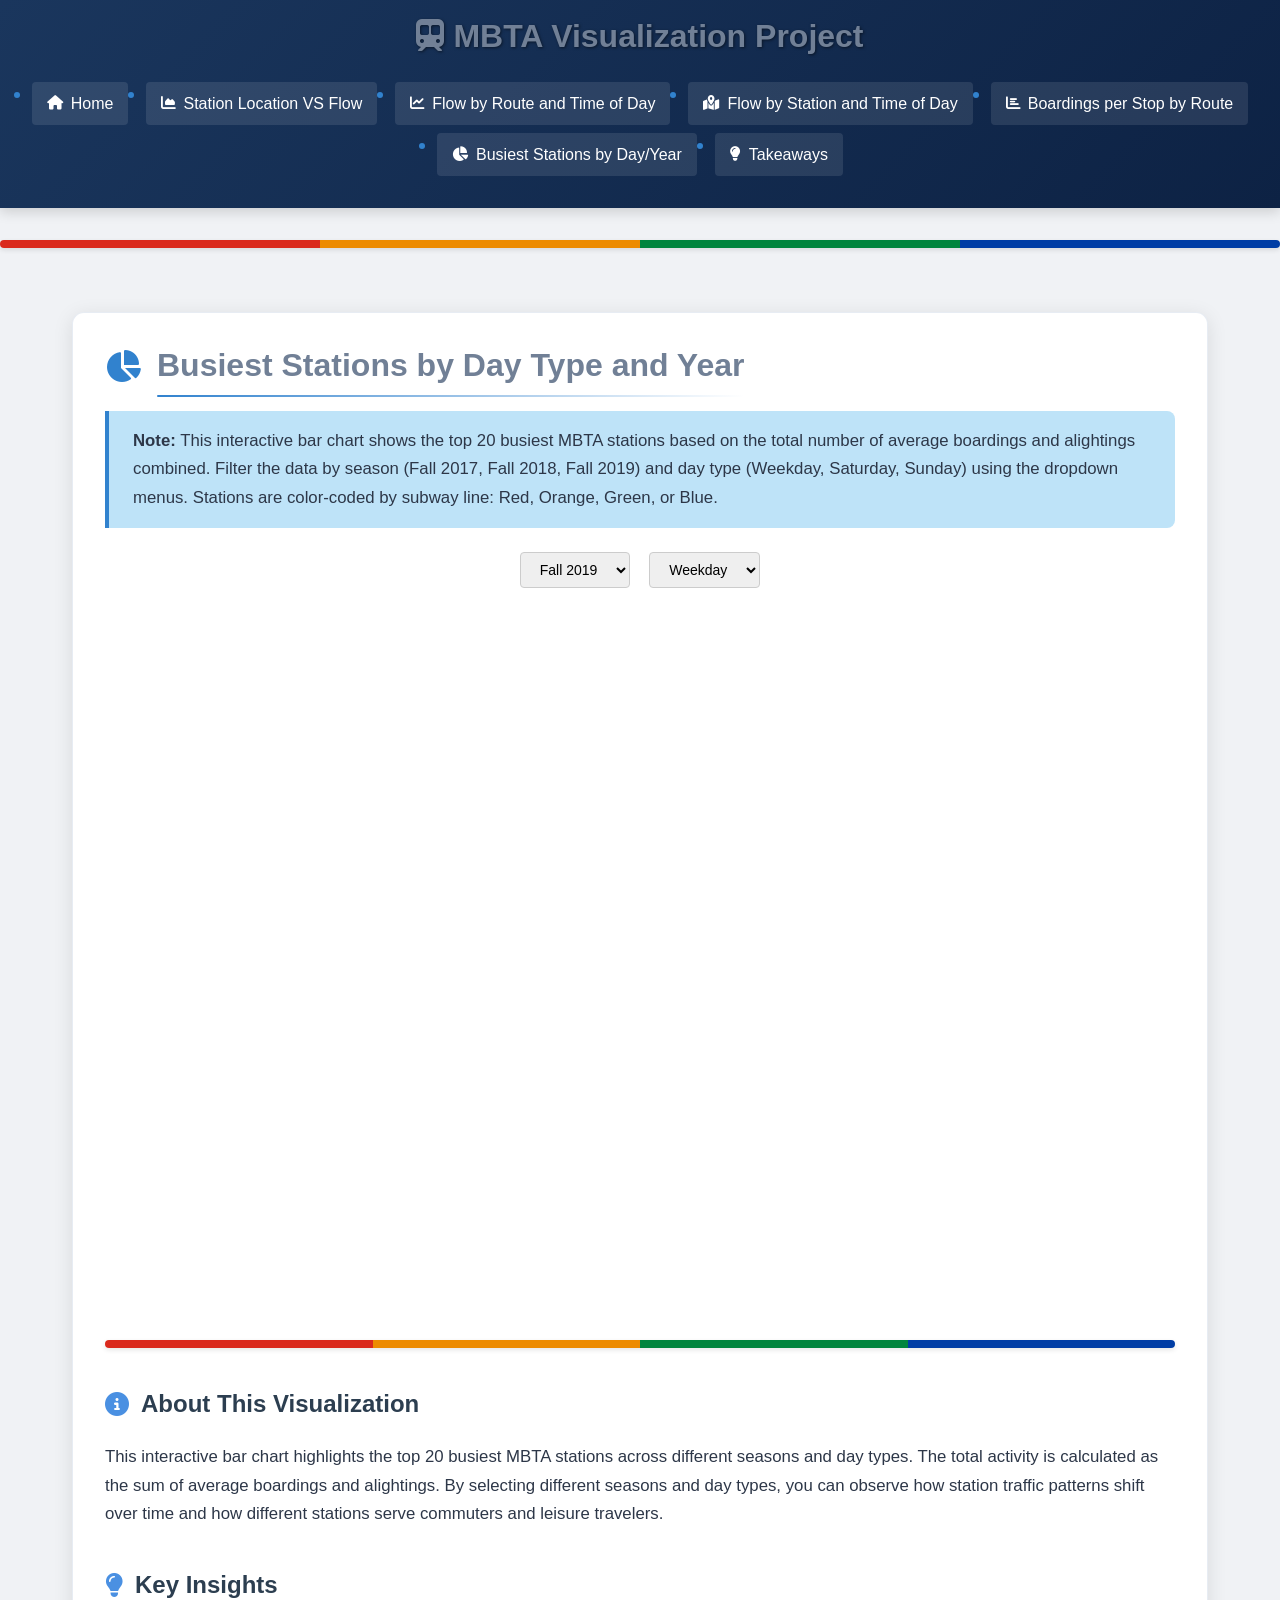
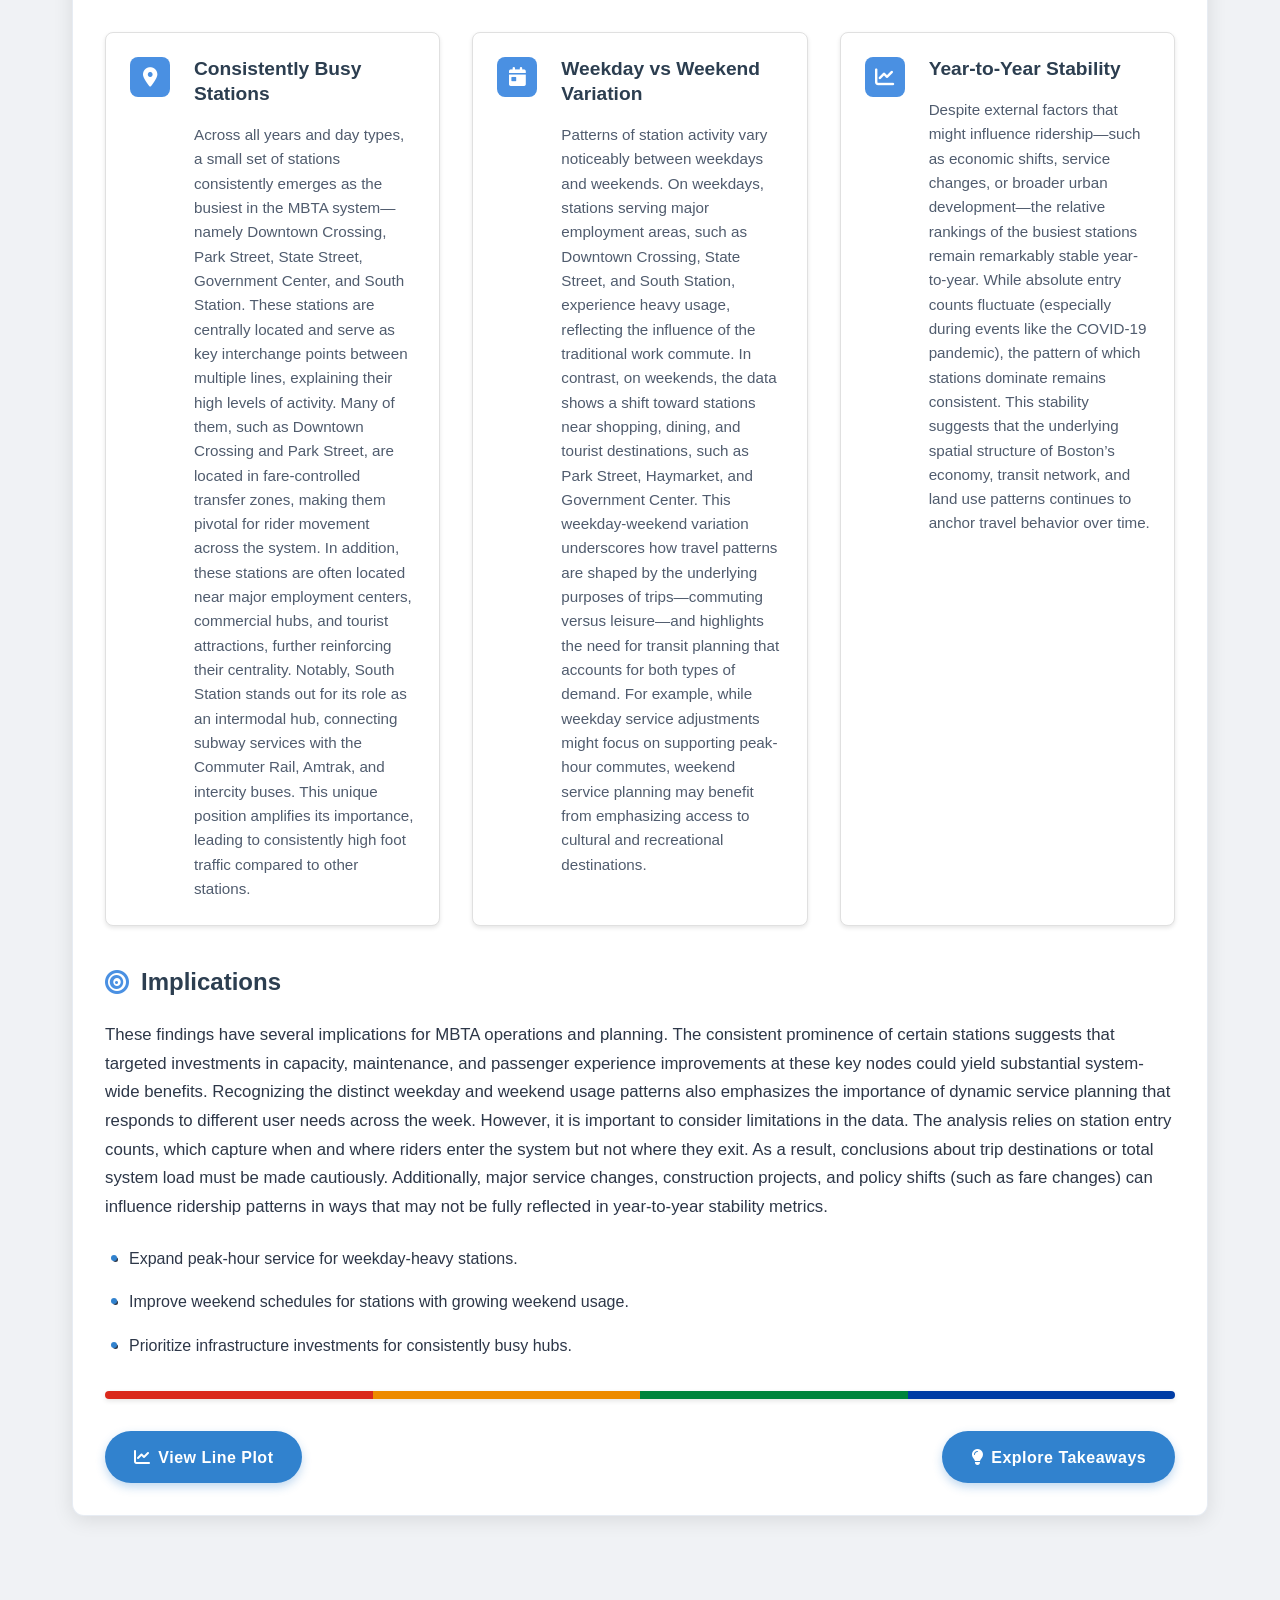
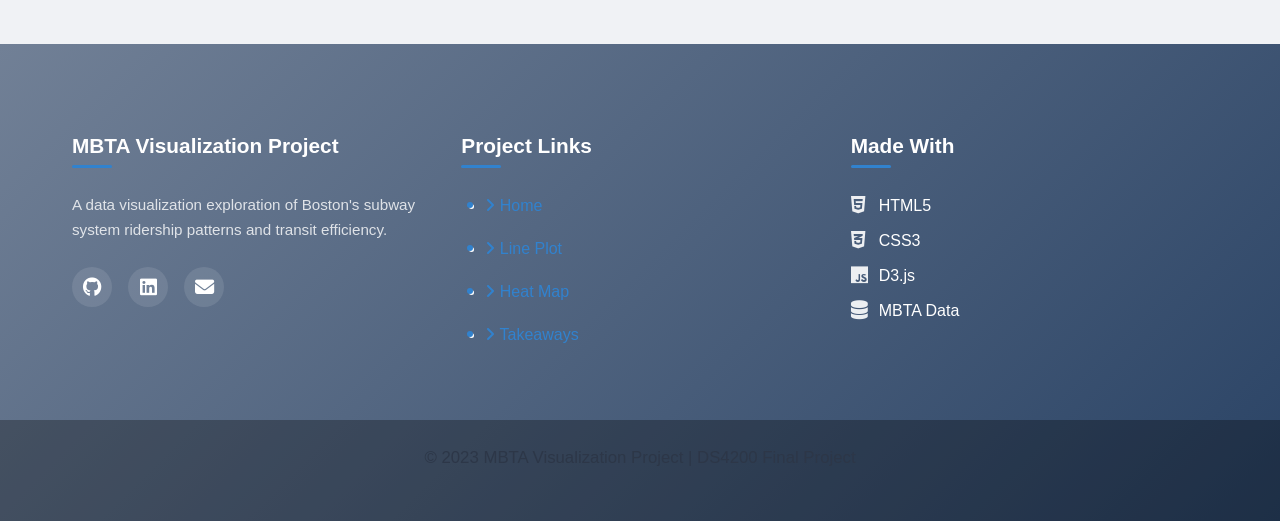
<file: visualizations/visualization4.html>
<!DOCTYPE html>

<html lang="en">
<head>
    <meta charset="UTF-8">
    <meta name="viewport" content="width=device-width, initial-scale=1.0">
    <title>Busiest Stations by Day Type and Year</title>
    <link rel="stylesheet" href="styles.css">
    <link rel="stylesheet" href="https://cdnjs.cloudflare.com/ajax/libs/font-awesome/6.4.0/css/all.min.css">
    <meta name="description" content="Top 20 Busiest MBTA Stations by Season and Day Type">
</head>
<body>
    <header>
        <h1><i class="fas fa-subway"></i> MBTA Visualization Project</h1>
        <nav>
            <ul>
                <li><a href="../index.html"><i class="fas fa-home"></i> Home</a></li>
                <li><a href="visualization5.html"><i class="fas fa-chart-area"></i>Station Location VS Flow</a></li>
                <li><a href="lineplot.html"><i class="fas fa-chart-line"></i> Flow by Route and Time of Day</a></li>
                <li><a href="mbta_avg_flow.html"><i class="fas fa-map-marked-alt"></i> Flow by Station and Time of Day</a></li>
                <li><a href="visualization3.html"><i class="fas fa-chart-bar"></i>Boardings per Stop by Route</a></li>
                <li><a href="visualization4.html"><i class="fas fa-chart-pie"></i> Busiest Stations by Day/Year</a></li>
                <li><a href="takeaways.html"><i class="fas fa-lightbulb"></i> Takeaways</a></li>
            </ul>
        </nav>
    </header>

    <div class="transit-line">
        <div class="red"></div>
        <div class="orange"></div>
        <div class="green"></div>
        <div class="blue"></div>
    </div>

    <main>
        <section>
            <div class="viz-heading">
                <i class="fas fa-chart-pie"></i>
                <h2>Busiest Stations by Day Type and Year</h2>
            </div>

            <div class="viz-note">
                <p><strong>Note:</strong> This interactive bar chart shows the top 20 busiest MBTA stations based on the total number of average boardings and alightings combined. Filter the data by season (Fall 2017, Fall 2018, Fall 2019) and day type (Weekday, Saturday, Sunday) using the dropdown menus. Stations are color-coded by subway line: Red, Orange, Green, or Blue.</p>
            </div>

            <div style="text-align: center; margin: 20px 0;">
                <select id="seasonSelect" style="padding: 8px 15px; margin-right: 15px; border-radius: 4px; border: 1px solid #ccc; font-size: 14px;">
                    <option value="Fall 2019">Fall 2019</option>
                    <option value="Fall 2018">Fall 2018</option>
                    <option value="Fall 2017">Fall 2017</option>
                </select>

                <select id="dayTypeSelect" style="padding: 8px 15px; border-radius: 4px; border: 1px solid #ccc; font-size: 14px;">
                    <option value="weekday">Weekday</option>
                    <option value="saturday">Saturday</option>
                    <option value="sunday">Sunday</option>
                </select>
            </div>
            
            <div id="chart" style="width: 100%; min-height: 700px; margin: 20px 0;"></div>

            <script src="https://d3js.org/d3.v6.min.js"></script>
            <script>
                // Verify D3 is loaded
                console.log('D3 Version:', d3.version);
            </script>
            <script src="bar.js"></script>

            <div class="transit-line">
                <div class="red"></div>
                <div class="orange"></div>
                <div class="green"></div>
                <div class="blue"></div>
            </div>

            <h3><i class="fas fa-info-circle"></i> About This Visualization</h3>
            <p>
                This interactive bar chart highlights the top 20 busiest MBTA stations across different seasons and day types. The total activity is calculated as the sum of average boardings and alightings. By selecting different seasons and day types, you can observe how station traffic patterns shift over time and how different stations serve commuters and leisure travelers.
            </p>

            <h3><i class="fas fa-lightbulb"></i> Key Insights</h3>
            <div class="insights-container">
                <div class="insight-card">
                    <div class="insight-icon">
                        <i class="fas fa-map-marker-alt"></i>
                    </div>
                    <div class="insight-content">
                        <h4>Consistently Busy Stations</h4>
                        <p>
                            Across all years and day types, a small set of stations consistently emerges as the busiest in the MBTA system—namely Downtown Crossing, Park Street, State Street, Government Center, and South Station. These stations are centrally located and serve as key interchange points between multiple lines, explaining their high levels of activity. Many of them, such as Downtown Crossing and Park Street, are located in fare-controlled transfer zones, making them pivotal for rider movement across the system. In addition, these stations are often located near major employment centers, commercial hubs, and tourist attractions, further reinforcing their centrality.

Notably, South Station stands out for its role as an intermodal hub, connecting subway services with the Commuter Rail, Amtrak, and intercity buses. This unique position amplifies its importance, leading to consistently high foot traffic compared to other stations.


                        </p>
                    </div>
                </div>

                <div class="insight-card">
                    <div class="insight-icon">
                        <i class="fas fa-calendar-day"></i>
                    </div>
                    <div class="insight-content">
                        <h4>Weekday vs Weekend Variation</h4>
                        <p>
                            Patterns of station activity vary noticeably between weekdays and weekends. On weekdays, stations serving major employment areas, such as Downtown Crossing, State Street, and South Station, experience heavy usage, reflecting the influence of the traditional work commute. In contrast, on weekends, the data shows a shift toward stations near shopping, dining, and tourist destinations, such as Park Street, Haymarket, and Government Center.

This weekday-weekend variation underscores how travel patterns are shaped by the underlying purposes of trips—commuting versus leisure—and highlights the need for transit planning that accounts for both types of demand. For example, while weekday service adjustments might focus on supporting peak-hour commutes, weekend service planning may benefit from emphasizing access to cultural and recreational destinations.
                        </p>
                    </div>
                </div>

                <div class="insight-card">
                    <div class="insight-icon">
                        <i class="fas fa-chart-line"></i>
                    </div>
                    <div class="insight-content">
                        <h4>Year-to-Year Stability</h4>
                        <p>
Despite external factors that might influence ridership—such as economic shifts, service changes, or broader urban development—the relative rankings of the busiest stations remain remarkably stable year-to-year. While absolute entry counts fluctuate (especially during events like the COVID-19 pandemic), the pattern of which stations dominate remains consistent.

This stability suggests that the underlying spatial structure of Boston’s economy, transit network, and land use patterns continues to anchor travel behavior over time.                        </p>
                    </div>
                </div>
            </div>

            <h3><i class="fas fa-bullseye"></i> Implications</h3>
            <p>
                These findings have several implications for MBTA operations and planning. The consistent prominence of certain stations suggests that targeted investments in capacity, maintenance, and passenger experience improvements at these key nodes could yield substantial system-wide benefits. Recognizing the distinct weekday and weekend usage patterns also emphasizes the importance of dynamic service planning that responds to different user needs across the week.

However, it is important to consider limitations in the data. The analysis relies on station entry counts, which capture when and where riders enter the system but not where they exit. As a result, conclusions about trip destinations or total system load must be made cautiously. Additionally, major service changes, construction projects, and policy shifts (such as fare changes) can influence ridership patterns in ways that may not be fully reflected in year-to-year stability metrics.
            </p>
            <ul>
                <li>Expand peak-hour service for weekday-heavy stations.</li>
                <li>Improve weekend schedules for stations with growing weekend usage.</li>
                <li>Prioritize infrastructure investments for consistently busy hubs.</li>
            </ul>

            <div class="transit-line">
                <div class="red"></div>
                <div class="orange"></div>
                <div class="green"></div>
                <div class="blue"></div>
            </div>

            <div class="navigation-buttons">
                <a href="lineplot.html" class="btn btn-alt">
                    <i class="fas fa-chart-line"></i> View Line Plot
                </a>
                <a href="takeaways.html" class="btn">
                    <i class="fas fa-lightbulb"></i> Explore Takeaways
                </a>
            </div>
        </section>
    </main>

    <footer>
        <div class="footer-content">
            <div class="footer-section">
                <h3>MBTA Visualization Project</h3>
                <p>A data visualization exploration of Boston's subway system ridership patterns and transit efficiency.</p>
                <div class="social-icons">
                    <a href="#" class="social-icon"><i class="fab fa-github"></i></a>
                    <a href="#" class="social-icon"><i class="fab fa-linkedin"></i></a>
                    <a href="#" class="social-icon"><i class="fas fa-envelope"></i></a>
                </div>
            </div>
            <div class="footer-section">
                <h3>Project Links</h3>
                <ul>
                    <li><a href="../index.html"><i class="fas fa-angle-right"></i> Home</a></li>
                    <li><a href="lineplot.html"><i class="fas fa-angle-right"></i> Line Plot</a></li>
                    <li><a href="mbta_avg_flow.html"><i class="fas fa-angle-right"></i> Heat Map</a></li>
                    <li><a href="takeaways.html"><i class="fas fa-angle-right"></i> Takeaways</a></li>
                </ul>
            </div>
            <div class="footer-section">
                <h3>Made With</h3>
                <ul class="tech-list">
                    <li><i class="fab fa-html5"></i> HTML5</li>
                    <li><i class="fab fa-css3-alt"></i> CSS3</li>
                    <li><i class="fab fa-js"></i> D3.js</li>
                    <li><i class="fas fa-database"></i> MBTA Data</li>
                </ul>
            </div>
        </div>
        <div class="footer-bottom">
            <p>&copy; 2023 MBTA Visualization Project | DS4200 Final Project</p>
        </div>
    </footer>

    <a href="#" class="back-to-top">
        <i class="fas fa-arrow-up"></i>
    </a>

    <script>
        document.addEventListener('DOMContentLoaded', function() {
            const backToTopButton = document.querySelector('.back-to-top');

            if (backToTopButton) {
                window.addEventListener('scroll', () => {
                    if (window.pageYOffset > 300) {
                        backToTopButton.classList.add('show');
                    } else {
                        backToTopButton.classList.remove('show');
                    }
                });

                backToTopButton.addEventListener('click', (e) => {
                    e.preventDefault();
                    window.scrollTo({ top: 0, behavior: 'smooth' });
                });
            }
        });
    </script>
</body>
</html>
</file>
<file: style.css>
/* MBTA Visualization Project Styles - Enhanced Version */
:root {
  /* MBTA Line Colors */
  --red-line: #da291c;
  --orange-line: #ed8b00;
  --blue-line: #003da5;
  --green-line: #00843d;
  --silver-line: #7c878e;
  
  /* Main Color Palette - Updated */
  --background: #f0f2f5;
  --text: #2d3748;
  --text-light: #718096;
  --header: #1a365d;
  --header-gradient-end: #2a4365;
  --accent: #3182ce;
  --accent-hover: #2b6cb0;
  --accent-light: #bee3f8;
  --shadow: rgba(0, 0, 0, 0.1);
  --shadow-strong: rgba(0, 0, 0, 0.15);
  --card-bg: #ffffff;
  --card-border: rgba(226, 232, 240, 0.8);
  --highlight: #ebf8ff;
  
  /* Typography */
  --font-heading: 'Poppins', 'Segoe UI', Helvetica, Arial, sans-serif;
  --font-body: 'Inter', 'Roboto', 'Segoe UI', Helvetica, Arial, sans-serif;
  
  /* Spacing System */
  --space-xs: 0.25rem;
  --space-sm: 0.5rem;
  --space-md: 1rem;
  --space-lg: 1.5rem;
  --space-xl: 2rem;
  --space-xxl: 3rem;
  
  /* Border Radius */
  --radius-sm: 4px;
  --radius-md: 8px;
  --radius-lg: 12px;
  --radius-xl: 20px;
  --radius-round: 999px;
}

/* Import Google Fonts */
@import url('https://fonts.googleapis.com/css2?family=Inter:wght@300;400;500;600;700&family=Poppins:wght@400;500;600;700&display=swap');

* {
  box-sizing: border-box;
  margin: 0;
  padding: 0;
}

html {
  scroll-behavior: smooth;
}

body {
  font-family: var(--font-body);
  line-height: 1.7;
  color: var(--text);
  background-color: var(--background);
  margin: 0;
  padding: 0;
  font-size: 16px;
}

/* Header & Navigation styles */
header {
  background: linear-gradient(135deg, #1a365d 0%, #0d2244 100%);
  color: white;
  padding: 1rem 0;
  box-shadow: 0 4px 12px rgba(0, 0, 0, 0.15);
  position: sticky;
  top: 0;
  z-index: 100;
}

header h1 {
  text-align: center;
  font-size: 2rem;
  font-weight: 700;
  margin: 0 0 0.5rem;
  text-shadow: 1px 1px 3px rgba(0, 0, 0, 0.5);
}

/* Main content area */
main {
  max-width: 1200px;
  margin: 0 auto;
  padding: var(--space-xl);
}

/* Improved Typography */
h1, h2, h3, h4, h5, h6 {
  font-family: var(--font-heading);
  margin-bottom: var(--space-md);
  color: var(--header);
  font-weight: 600;
  line-height: 1.3;
}

h2 {
  font-size: 2rem;
  margin-bottom: var(--space-lg);
  color: var(--header);
  position: relative;
}

h3 {
  font-size: 1.5rem;
  margin-bottom: var(--space-md);
  color: var(--header);
}

p {
  margin-bottom: var(--space-lg);
  font-size: 1.05rem;
  color: var(--text);
}

/* Section styling - enhanced with border */
section {
  background-color: var(--card-bg);
  border-radius: var(--radius-lg);
  box-shadow: 0 4px 20px var(--shadow);
  padding: var(--space-xl);
  margin-bottom: var(--space-xxl);
  border: 1px solid var(--card-border);
}

/* Transit-inspired accent elements */
.transit-line {
  height: 8px;
  width: 100%;
  display: flex;
  margin: var(--space-xl) 0;
  border-radius: var(--radius-sm);
  overflow: hidden;
  box-shadow: 0 2px 5px var(--shadow);
}

.transit-line div {
  flex: 1;
  height: 100%;
  transition: all 0.3s ease;
}

.transit-line div:hover {
  transform: scaleY(1.2);
}

.transit-line .red {
  background-color: var(--red-line);
}

.transit-line .orange {
  background-color: var(--orange-line);
}

.transit-line .green {
  background-color: var(--green-line);
}

.transit-line .blue {
  background-color: var(--blue-line);
}

/* Navigation styles - Enhanced */
nav {
  display: flex;
  justify-content: center;
  padding: 0.5rem 0;
}

nav ul {
  list-style-type: none;
  display: flex;
  flex-wrap: wrap;
  justify-content: center;
  gap: 0.5rem;
  padding: 0.5rem 0;
  margin: 0;
}

nav ul li {
  margin: 0 5px;
}

nav ul li a {
  color: white;
  text-decoration: none;
  padding: 8px 15px;
  border-radius: 4px;
  display: inline-flex;
  align-items: center;
  transition: all 0.3s ease;
  font-weight: 500;
  background-color: rgba(255, 255, 255, 0.1);
}

nav ul li a i {
  margin-right: 0.5rem;
  font-size: 0.9rem;
}

nav ul li a:hover {
  background-color: rgba(255, 255, 255, 0.2);
  transform: translateY(-2px);
}

nav ul li a.active {
  background-color: #3182ce;
  color: white;
}

/* Responsive design */
@media (max-width: 768px) {
  header h1 {
    font-size: 1.8rem;
  }
  
  nav ul {
    flex-direction: column;
    align-items: center;
  }
  
  nav ul li {
    margin: 0.25rem 0;
  }
  
  section {
    padding: 1.5rem;
  }
  
  h2 {
    font-size: 1.5rem;
  }
  
  main {
    padding: 1rem;
  }
}

/* Links in content */
a {
  color: var(--accent);
  text-decoration: none;
  font-weight: 500;
  transition: all 0.2s ease;
  position: relative;
}

a:hover {
  color: var(--accent-hover);
}

a:not(.btn):after {
  content: '';
  position: absolute;
  width: 100%;
  transform: scaleX(0);
  height: 1px;
  bottom: 0;
  left: 0;
  background-color: var(--accent-hover);
  transform-origin: bottom right;
  transition: transform 0.3s ease-out;
}

a:not(.btn):hover:after {
  transform: scaleX(1);
  transform-origin: bottom left;
}

/* Add some subtle animation */
@keyframes fadeIn {
  from { opacity: 0; transform: translateY(20px); }
  to { opacity: 1; transform: translateY(0); }
}

section {
  animation: fadeIn 0.5s ease-out forwards;
}

/* Button styling - Enhanced */
.btn {
  display: inline-flex;
  align-items: center;
  justify-content: center;
  background-color: var(--accent);
  color: white !important;
  padding: 0.8rem 1.8rem;
  border-radius: var(--radius-round);
  font-weight: 600;
  text-decoration: none;
  box-shadow: 0 4px 10px rgba(49, 130, 206, 0.3);
  transition: all 0.3s ease;
  border: none;
  cursor: pointer;
  position: relative;
  overflow: hidden;
  letter-spacing: 0.5px;
}

.btn::after {
  content: '';
  position: absolute;
  top: 0;
  left: 0;
  width: 100%;
  height: 100%;
  background: linear-gradient(rgba(255, 255, 255, 0.2), rgba(255, 255, 255, 0));
  opacity: 0;
  transition: opacity 0.3s ease;
}

.btn:hover {
  background-color: var(--accent-hover);
  transform: translateY(-3px);
  box-shadow: 0 6px 15px rgba(49, 130, 206, 0.4);
  text-decoration: none;
}

.btn:hover::after {
  opacity: 1;
}

.btn:active {
  transform: translateY(-1px);
  box-shadow: 0 3px 8px rgba(49, 130, 206, 0.4);
}

.btn i {
  margin-right: var(--space-sm);
}

.btn-large {
  padding: 1rem 2.2rem;
  font-size: 1.1rem;
  animation: fadeInUp 1.4s ease-out;
}

.btn-alt {
  background-color: transparent;
  border: 2px solid var(--accent);
  color: var(--accent) !important;
  box-shadow: 0 4px 10px rgba(49, 130, 206, 0.1);
}

.btn-alt:hover {
  background-color: var(--accent);
  color: white !important;
  box-shadow: 0 6px 15px rgba(49, 130, 206, 0.4);
}

/* Footer styling */
footer {
  background-color: var(--header);
  color: white;
  text-align: center;
  padding: 1.5rem;
  margin-top: 2rem;
  font-size: 0.9rem;
}

/* List styling - Enhanced */
ul {
  margin-bottom: var(--space-lg);
  padding-left: var(--space-lg);
}

ul li {
  margin-bottom: var(--space-md);
  position: relative;
}

ul li::before {
  content: "";
  position: absolute;
  left: -18px;
  top: 10px;
  width: 6px;
  height: 6px;
  border-radius: 50%;
  background-color: var(--accent);
}

/* Highlight colors for each MBTA line */
.highlight-red {
  color: var(--red-line);
  font-weight: bold;
}

.highlight-orange {
  color: var(--orange-line);
  font-weight: bold;
}

.highlight-green {
  color: var(--green-line);
  font-weight: bold;
}

.highlight-blue {
  color: var(--blue-line);
  font-weight: bold;
}

/* Add a subtle parallax effect */
.parallax-header {
  background-attachment: fixed;
  background-position: center;
  background-repeat: no-repeat;
  background-size: cover;
}

/* Add a subtle hover effect for sections */
section:hover {
  box-shadow: 0 5px 15px rgba(0, 0, 0, 0.1);
  transform: translateY(-2px);
  transition: all 0.3s ease;
}

/* Additional responsive adjustments */
@media (max-width: 576px) {
  .transit-line {
    height: 5px;
  }
  
  h2 {
    font-size: 1.4rem;
  }
  
  .btn {
    padding: 0.6rem 1.2rem;
    font-size: 0.9rem;
  }
}

/* Hero Section - Enhanced */
.hero {
  position: relative;
  height: 80vh;
  min-height: 600px;
  max-height: 800px;
  display: flex;
  align-items: center;
  justify-content: center;
  text-align: center;
  background: url('T.jpg') no-repeat center center;
  background-size: cover;
  color: white;
  overflow: hidden;
  margin-bottom: 2rem;
}

.hero-overlay {
  position: absolute;
  top: 0;
  left: 0;
  width: 100%;
  height: 100%;
  background: linear-gradient(135deg, rgba(10, 21, 40, 0.98) 0%, rgba(13, 34, 68, 0.96) 100%);
  z-index: 1;
}

.hero-content {
  position: relative;
  z-index: 2;
  max-width: 900px;
  padding: 0 2rem;
  animation: fadeInUp 1s ease-out forwards;
}

.hero h1 {
  font-size: 3.8rem;
  font-weight: 800;
  margin-bottom: 1.5rem;
  color: white;
  text-shadow: 2px 2px 10px rgba(0, 0, 0, 0.8);
  line-height: 1.2;
}

.hero p {
  font-size: 1.4rem;
  margin-bottom: 2.5rem;
  color: rgba(255, 255, 255, 0.9);
  text-shadow: 1px 1px 5px rgba(0, 0, 0, 0.8);
  max-width: 700px;
  margin-left: auto;
  margin-right: auto;
}

/* Feature Grid - Modern Design */
.feature-grid {
  display: grid;
  grid-template-columns: repeat(auto-fill, minmax(350px, 1fr));
  gap: 2.5rem;
  margin: 4rem 0;
}

.feature-item {
  padding: 3rem 2rem;
  transition: transform 0.4s ease, box-shadow 0.4s ease;
  position: relative;
  overflow: hidden;
  display: flex;
  flex-direction: column;
  text-align: center;
  border-top: 4px solid transparent;
  background-color: white;
  border-radius: 12px;
  box-shadow: rgba(0, 0, 0, 0.1) 0px 4px 12px;
  border: 1px solid rgba(226, 232, 240, 0.8);
}

.feature-item:nth-child(1) {
  border-top-color: var(--red-line);
}

.feature-item:nth-child(2) {
  border-top-color: var(--orange-line);
}

.feature-item:nth-child(3) {
  border-top-color: var(--green-line);
}

.feature-item:nth-child(4) {
  border-top-color: var(--blue-line);
}

.feature-item:nth-child(5) {
  border-top-color: var(--silver-line);
}

.feature-item:nth-child(6) {
  border-top-color: var(--accent);
}

.feature-item:hover {
  transform: translateY(-10px);
  box-shadow: rgba(0, 0, 0, 0.2) 0px 10px 25px;
}

.feature-item i {
  font-size: 3.5rem;
  margin-bottom: 1.5rem;
  color: #3182ce;
  transition: transform 0.3s ease;
}

.feature-item:hover i {
  transform: scale(1.15);
}

.feature-item h3 {
  font-size: 1.8rem;
  margin-bottom: 1rem;
  color: #2d3748;
  font-weight: 700;
}

.feature-item p {
  color: #4a5568;
  margin-bottom: 2rem;
  flex: 1;
  font-size: 1.1rem;
}

.feature-btn {
  display: inline-block;
  background-color: #3182ce;
  color: white;
  padding: 0.9rem 1.8rem;
  border-radius: 50px;
  text-decoration: none;
  font-weight: 600;
  transition: all 0.3s ease;
  align-self: center;
  box-shadow: 0 4px 10px rgba(49, 130, 206, 0.25);
}

.feature-btn:hover {
  background-color: #2b6cb0;
  transform: translateY(-5px);
  box-shadow: 0 6px 15px rgba(49, 130, 206, 0.35);
}

.feature-btn.coming-soon {
  background-color: #718096;
  box-shadow: 0 4px 10px rgba(113, 128, 150, 0.25);
}

.feature-btn.coming-soon:hover {
  background-color: #4a5568;
  box-shadow: 0 6px 15px rgba(113, 128, 150, 0.35);
}

/* Two Column Layout - Enhanced */
.two-column {
  display: grid;
  grid-template-columns: 3fr 2fr;
  gap: var(--space-xl);
  margin: var(--space-lg) 0 var(--space-xxl);
}

/* Stats Cards - Enhanced */
.stats {
  display: flex;
  flex-direction: column;
  justify-content: space-around;
  gap: var(--space-lg);
}

.stat-card {
  background: linear-gradient(135deg, var(--accent), var(--accent-hover));
  color: white;
  padding: var(--space-xl);
  border-radius: var(--radius-lg);
  text-align: center;
  box-shadow: 0 10px 20px rgba(49, 130, 206, 0.3);
  transition: all 0.3s ease;
  position: relative;
  overflow: hidden;
}

.stat-card::after {
  content: '';
  position: absolute;
  top: -50%;
  left: -50%;
  width: 200%;
  height: 200%;
  background: radial-gradient(circle, rgba(255,255,255,0.2) 0%, rgba(255,255,255,0) 70%);
  opacity: 0;
  transition: opacity 0.3s ease;
}

.stat-card:hover {
  transform: translateY(-5px);
  box-shadow: 0 15px 25px rgba(49, 130, 206, 0.4);
}

.stat-card:hover::after {
  opacity: 1;
}

.stat-number {
  display: block;
  font-size: 3rem;
  font-weight: 700;
  margin-bottom: var(--space-sm);
  line-height: 1.1;
  text-shadow: 1px 1px 3px rgba(0, 0, 0, 0.3);
}

.stat-label {
  font-size: 1rem;
  text-transform: uppercase;
  letter-spacing: 1.5px;
  font-weight: 500;
  opacity: 0.9;
}

/* Question Card - Enhanced */
.question-card {
  background-color: var(--card-bg);
  border-radius: var(--radius-lg);
  overflow: hidden;
  box-shadow: 0 10px 25px var(--shadow);
  margin: var(--space-lg) 0 var(--space-xxl);
  border: 1px solid var(--card-border);
  transition: all 0.3s ease;
}

.question-card:hover {
  transform: translateY(-5px);
  box-shadow: 0 15px 35px var(--shadow-strong);
}

.question-header {
  background: linear-gradient(90deg, var(--header) 0%, var(--header-gradient-end) 100%);
  color: white;
  padding: var(--space-lg) var(--space-xl);
  display: flex;
  align-items: center;
  position: relative;
  overflow: hidden;
}

.question-header::after {
  content: '';
  position: absolute;
  top: 0;
  left: 0;
  width: 100%;
  height: 100%;
  background: radial-gradient(circle at top right, rgba(255,255,255,0.2), transparent 70%);
}

.question-header i {
  font-size: 2rem;
  margin-right: var(--space-lg);
  position: relative;
  z-index: 2;
}

.question-header h3 {
  font-size: 1.5rem;
  margin: 0;
  color: white;
  position: relative;
  z-index: 2;
}

.question-details {
  padding: var(--space-xl);
  background-color: var(--highlight);
}

.question-details ul {
  margin-left: var(--space-md);
  margin-bottom: 0;
}

.question-details ul li {
  margin-bottom: var(--space-md);
  font-size: 1.05rem;
}

/* Impact Grid - Enhanced */
.impact-grid {
  display: grid;
  grid-template-columns: repeat(auto-fit, minmax(280px, 1fr));
  gap: var(--space-xl);
  margin: var(--space-lg) 0 var(--space-xxl);
}

.impact-item {
  background-color: var(--card-bg);
  padding: var(--space-xl);
  border-radius: var(--radius-lg);
  text-align: center;
  box-shadow: 0 8px 20px var(--shadow);
  transition: all 0.3s ease;
  border: 1px solid var(--card-border);
  position: relative;
  overflow: hidden;
}

.impact-item::before {
  content: '';
  position: absolute;
  top: 0;
  left: 0;
  width: 100%;
  height: 100%;
  background: linear-gradient(135deg, rgba(49, 130, 206, 0.1), transparent);
  opacity: 0;
  transition: opacity 0.3s ease;
}

.impact-item:hover {
  transform: translateY(-7px);
  box-shadow: 0 15px 30px var(--shadow-strong);
}

.impact-item:hover::before {
  opacity: 1;
}

.impact-item i {
  font-size: 2.5rem;
  color: var(--accent);
  margin-bottom: var(--space-lg);
  transition: all 0.3s ease;
}

.impact-item:hover i {
  transform: scale(1.1);
  color: var(--accent-hover);
}

.impact-item h3 {
  margin-bottom: var(--space-md);
  color: var(--header);
  font-size: 1.4rem;
}

.impact-item p {
  color: var(--text-light);
  font-size: 1.05rem;
  margin-bottom: 0;
}

/* CTA Section - Enhanced */
.cta-section {
  background: linear-gradient(135deg, var(--background) 0%, #e2e8f0 100%);
  padding: var(--space-xxl) var(--space-xl);
  text-align: center;
  border-radius: var(--radius-lg);
  margin: var(--space-xl) 0;
  box-shadow: 0 10px 30px var(--shadow);
  position: relative;
  overflow: hidden;
  border: 1px solid var(--card-border);
}

.cta-section::before {
  content: '';
  position: absolute;
  top: 0;
  left: 0;
  width: 100%;
  height: 100%;
  background: radial-gradient(circle at top right, rgba(49, 130, 206, 0.1), transparent 70%);
}

.cta-section h2 {
  border-bottom: none;
  margin-bottom: var(--space-md);
  font-size: 2.2rem;
  position: relative;
  z-index: 2;
}

.cta-section p {
  margin-bottom: var(--space-xl);
  font-size: 1.2rem;
  max-width: 700px;
  margin-left: auto;
  margin-right: auto;
  position: relative;
  z-index: 2;
}

.cta-section .btn {
  margin: var(--space-sm);
  position: relative;
  z-index: 2;
}

/* Enhanced Footer - Completely Redesigned */
footer {
  background: linear-gradient(135deg, var(--header) 0%, var(--header-gradient-end) 100%);
  color: white;
  padding: 0;
  margin-top: var(--space-xxl);
  position: relative;
}

footer::before {
  content: '';
  position: absolute;
  top: 0;
  left: 0;
  width: 100%;
  height: 100%;
  background: url('[data-uri]');
  background-size: cover;
  opacity: 0.4;
  pointer-events: none;
}

.footer-content {
  display: grid;
  grid-template-columns: repeat(auto-fit, minmax(240px, 1fr));
  gap: var(--space-xl);
  padding: var(--space-xxl) var(--space-xl);
  max-width: 1200px;
  margin: 0 auto;
  position: relative;
  z-index: 2;
}

.footer-section h3 {
  color: white;
  margin-bottom: var(--space-lg);
  font-size: 1.3rem;
  position: relative;
  padding-bottom: var(--space-sm);
}

.footer-section h3::after {
  content: '';
  position: absolute;
  bottom: 0;
  left: 0;
  width: 40px;
  height: 3px;
  background-color: var(--accent);
  border-radius: 3px;
}

.footer-section p {
  color: rgba(255, 255, 255, 0.8);
  font-size: 0.95rem;
  margin-bottom: var(--space-md);
}

.footer-section ul {
  list-style: none;
  padding: 0;
  margin: 0;
}

.footer-section ul li {
  margin-bottom: var(--space-sm);
}

.footer-section ul li::before {
  display: none;
}

.footer-section a {
  color: rgba(255, 255, 255, 0.8);
  text-decoration: none;
  transition: all 0.2s ease;
  display: inline-block;
  padding: var(--space-xs) 0;
}

.footer-section a:hover {
  color: white;
  transform: translateX(3px);
}

.footer-section a::after {
  background-color: white;
}

.footer-bottom {
  background-color: rgba(0, 0, 0, 0.3);
  text-align: center;
  padding: var(--space-lg);
  font-size: 0.9rem;
  position: relative;
  z-index: 2;
}

/* Animations */
@keyframes fadeInUp {
  from {
    opacity: 0;
    transform: translateY(30px);
  }
  to {
    opacity: 1;
    transform: translateY(0);
  }
}

/* Back to top button - Enhanced */
.back-to-top {
  position: fixed;
  bottom: var(--space-xl);
  right: var(--space-xl);
  background-color: var(--accent);
  color: white;
  width: 50px;
  height: 50px;
  border-radius: 50%;
  display: flex;
  justify-content: center;
  align-items: center;
  text-decoration: none;
  box-shadow: 0 4px 15px rgba(49, 130, 206, 0.5);
  transition: all 0.3s ease;
  opacity: 0;
  visibility: hidden;
  z-index: 100;
  transform: translateY(20px);
}

.back-to-top.show {
  opacity: 0.9;
  visibility: visible;
  transform: translateY(0);
}

.back-to-top:hover {
  opacity: 1;
  background-color: var(--accent-hover);
  transform: translateY(-5px);
  box-shadow: 0 6px 20px rgba(49, 130, 206, 0.6);
  text-decoration: none;
}

.back-to-top::after {
  display: none;
}

/* Responsive Design - Enhanced */
@media (max-width: 992px) {
  .hero h1 {
    font-size: 3.2rem;
  }
  
  main {
    padding: var(--space-lg);
  }
  
  .feature-grid, .impact-grid {
    grid-template-columns: repeat(2, 1fr);
  }
}

@media (max-width: 768px) {
  header h1 {
    font-size: 1.8rem;
  }
  
  .hero {
    height: 70vh;
    background-attachment: scroll;
  }
  
  .hero h1 {
    font-size: 2.5rem;
  }
  
  .hero p {
    font-size: 1.2rem;
  }
  
  nav ul {
    flex-direction: column;
    align-items: center;
    gap: var(--space-xs);
  }
  
  nav ul li {
    margin: var(--space-xs) 0;
    width: 100%;
    text-align: center;
  }
  
  nav ul li a {
    width: 100%;
    justify-content: center;
  }
  
  .two-column {
    grid-template-columns: 1fr;
    gap: var(--space-lg);
  }
  
  section {
    padding: var(--space-lg);
  }
  
  h2 {
    font-size: 1.8rem;
  }
  
  .feature-grid, .impact-grid {
    grid-template-columns: 1fr;
    gap: var(--space-lg);
  }
}

@media (max-width: 576px) {
  .hero {
    height: 80vh;
  }
  
  .hero h1 {
    font-size: 2rem;
  }
  
  .hero p {
    font-size: 1.1rem;
  }
  
  main {
    padding: var(--space-md);
  }
  
  section {
    padding: var(--space-md);
    margin-bottom: var(--space-lg);
  }
  
  .cta-section {
    padding: var(--space-lg) var(--space-md);
  }
  
  .cta-section h2 {
    font-size: 1.6rem;
  }
  
  .footer-content {
    grid-template-columns: 1fr;
    gap: var(--space-lg);
    padding: var(--space-xl) var(--space-md);
  }
  
  .btn {
    padding: 0.7rem 1.4rem;
    font-size: 0.95rem;
  }
}

/* Additional styles for enhanced elements */

/* Rounded image style */
.rounded-image {
  border-radius: var(--radius-lg);
  max-width: 100%;
  height: auto;
  box-shadow: 0 10px 25px var(--shadow);
  transition: all 0.3s ease;
}

.rounded-image:hover {
  transform: scale(1.02);
  box-shadow: 0 15px 35px var(--shadow-strong);
}

/* Data source container */
.data-source-container {
  display: grid;
  grid-template-columns: 1fr 2fr;
  gap: var(--space-xl);
  margin: var(--space-lg) 0 var(--space-xl);
  align-items: center;
}

@media (max-width: 768px) {
  .data-source-container {
    grid-template-columns: 1fr;
  }
  
  .data-source-image {
    margin-bottom: var(--space-md);
  }
}

/* Badge styles */
.data-badges {
  display: flex;
  flex-wrap: wrap;
  gap: var(--space-md);
  margin-top: var(--space-lg);
}

.badge {
  background-color: var(--accent-light);
  color: var(--accent-hover);
  padding: var(--space-xs) var(--space-md);
  border-radius: var(--radius-round);
  font-size: 0.85rem;
  font-weight: 500;
  display: inline-flex;
  align-items: center;
  box-shadow: 0 2px 5px rgba(49, 130, 206, 0.2);
}

.badge i {
  margin-right: var(--space-xs);
}

/* Scope container */
.scope-container {
  display: grid;
  grid-template-columns: 2fr 1fr;
  gap: var(--space-xl);
  margin: var(--space-lg) 0;
  align-items: center;
}

@media (max-width: 768px) {
  .scope-container {
    grid-template-columns: 1fr;
  }
}

/* MBTA Lines display */
.mbta-lines {
  display: flex;
  flex-direction: column;
  gap: var(--space-md);
}

.mbta-line {
  display: flex;
  align-items: center;
  gap: var(--space-md);
  padding: var(--space-md);
  border-radius: var(--radius-md);
  background-color: white;
  box-shadow: 0 4px 10px var(--shadow);
  transition: all 0.3s ease;
}

.mbta-line:hover {
  transform: translateX(5px);
  box-shadow: 0 6px 15px var(--shadow-strong);
}

.line-indicator {
  width: 30px;
  height: 30px;
  border-radius: 50%;
}

.line-name {
  font-weight: 600;
  font-size: 1.1rem;
}

.red-line .line-indicator {
  background-color: var(--red-line);
}

.orange-line .line-indicator {
  background-color: var(--orange-line);
}

.green-line .line-indicator {
  background-color: var(--green-line);
}

.blue-line .line-indicator {
  background-color: var(--blue-line);
}

/* CTA Buttons container */
.cta-buttons {
  display: flex;
  justify-content: center;
  flex-wrap: wrap;
  gap: var(--space-md);
  margin-top: var(--space-lg);
}

/* Social icons */
.social-icons {
  display: flex;
  gap: var(--space-md);
  margin-top: var(--space-lg);
}

.social-icon {
  width: 40px;
  height: 40px;
  border-radius: 50%;
  background-color: rgba(255, 255, 255, 0.1);
  display: flex;
  align-items: center;
  justify-content: center;
  transition: all 0.3s ease;
  color: white !important;
  font-size: 1.2rem;
}

.social-icon:hover {
  background-color: var(--accent);
  transform: translateY(-3px);
  box-shadow: 0 5px 15px rgba(49, 130, 206, 0.4);
}

.social-icon::after {
  display: none;
}

/* Technology list */
.tech-list {
  list-style: none;
}

.tech-list li {
  display: flex;
  align-items: center;
  gap: var(--space-sm);
}

.tech-list li i {
  font-size: 1.2rem;
  width: 20px;
  color: rgba(255, 255, 255, 0.9);
}

/* Hero overlay for better visual appearance */
.hero-overlay {
  position: absolute;
  bottom: 0;
  left: 0;
  width: 100%;
  height: 50px;
  background: linear-gradient(to top, var(--background), transparent);
  z-index: 2;
}

/* Improved section headers */
h2 {
  display: flex;
  align-items: center;
  font-family: var(--font-heading);
  position: relative;
}

h2 i {
  margin-right: var(--space-md);
  color: var(--accent);
  font-size: 1.5rem;
}

h2::after {
  content: '';
  position: absolute;
  bottom: -5px;
  left: 0;
  width: 100%;
  height: 2px;
  background: linear-gradient(90deg, var(--accent), transparent);
  border-radius: 2px;
}

/* About Section - Enhanced */
#about {
    position: relative;
    background-color: var(--card-bg);
    border-radius: var(--radius-lg);
    box-shadow: 0 10px 30px var(--shadow);
    padding: 3rem;
    margin-bottom: 4rem;
    border: none;
    overflow: hidden;
}

#about::before {
    content: '';
    position: absolute;
    top: 0;
    left: 0;
    right: 0;
    height: 6px;
    background: linear-gradient(90deg, var(--red-line), var(--orange-line), var(--green-line), var(--blue-line));
}

#about:hover::before {
    animation: gradientShift 3s ease infinite;
}

#about h2 {
    font-size: 2.5rem;
    color: var(--header);
    margin-bottom: 2rem;
    display: flex;
    align-items: center;
}

#about h2 i {
    font-size: 2rem;
    margin-right: 1rem;
    color: var(--accent);
    background: var(--accent-light);
    padding: 0.8rem;
    border-radius: 50%;
}

.two-column {
    display: grid;
    grid-template-columns: 3fr 2fr;
    gap: 3rem;
    margin: 2rem 0;
    align-items: center;
}

.column p {
    font-size: 1.1rem;
    line-height: 1.8;
    color: var(--text);
}

.stats {
    display: grid;
    grid-template-columns: repeat(auto-fit, minmax(150px, 1fr));
    gap: 1.5rem;
}

.stat-card {
    background: linear-gradient(145deg, #ffffff, #f0f2f5);
    border-radius: 20px;
    padding: 2rem 1.5rem;
    text-align: center;
    box-shadow: 10px 10px 20px #e6e6e6, -10px -10px 20px #ffffff;
    transition: all 0.3s ease;
    position: relative;
    overflow: hidden;
}

.stat-card:hover {
    transform: translateY(-10px);
    box-shadow: 15px 15px 30px #e6e6e6, -15px -15px 30px #ffffff;
}

.stat-number {
    display: block;
    font-size: 2.8rem;
    font-weight: 800;
    color: var(--accent);
    margin-bottom: 0.5rem;
    line-height: 1;
}

.stat-label {
    display: block;
    font-size: 1rem;
    font-weight: 500;
    color: var(--text-light);
    text-transform: uppercase;
    letter-spacing: 1px;
}

/* Enhanced CTA Section */
.cta-section {
    background: linear-gradient(135deg, var(--accent) 0%, var(--header) 100%);
    color: white;
    text-align: center;
    padding: 4rem 3rem;
    border-radius: var(--radius-lg);
    margin: 4rem 0;
    position: relative;
    overflow: hidden;
    box-shadow: 0 15px 30px rgba(49, 130, 206, 0.3);
}

.cta-section::before {
    content: '';
    position: absolute;
    top: 0;
    left: 0;
    width: 100%;
    height: 100%;
    background: url('https://images.unsplash.com/photo-1603366615917-1fa6dad5c4fa?ixlib=rb-4.0.3&ixid=MnwxMjA3fDB8MHxwaG90by1wYWdlfHx8fGVufDB8fHx8&auto=format&fit=crop&w=1470&q=80') no-repeat center center;
    background-size: cover;
    opacity: 0.1;
    z-index: 1;
}

.cta-section h2 {
    font-size: 2.8rem;
    font-weight: 700;
    margin-bottom: 1rem;
    color: white;
    position: relative;
    z-index: 2;
}

.cta-section p {
    font-size: 1.3rem;
    margin-bottom: 2.5rem;
    max-width: 700px;
    margin-left: auto;
    margin-right: auto;
    color: rgba(255, 255, 255, 0.9);
    position: relative;
    z-index: 2;
}

.cta-buttons {
    display: flex;
    justify-content: center;
    gap: 1.5rem;
    flex-wrap: wrap;
    position: relative;
    z-index: 2;
}

.cta-buttons .btn {
    padding: 1rem 2rem;
    font-size: 1.1rem;
    min-width: 220px;
}

/* Data Source Section */
.data-source-container {
    display: grid;
    grid-template-columns: 1fr 2fr;
    gap: 3rem;
    align-items: center;
    margin: 3rem 0;
}

.data-source-image {
    position: relative;
    overflow: hidden;
    border-radius: 20px;
    box-shadow: 0 15px 30px rgba(0, 0, 0, 0.15);
    transition: all 0.3s ease;
}

.data-source-image:hover {
    transform: translateY(-10px);
    box-shadow: 0 20px 40px rgba(0, 0, 0, 0.2);
}

.rounded-image {
    width: 100%;
    height: auto;
    display: block;
    transition: transform 0.5s ease;
    border-radius: 20px;
}

.data-source-image:hover .rounded-image {
    transform: scale(1.05);
}

.data-source-text {
    padding: 1rem;
}

.data-badges {
    display: flex;
    flex-wrap: wrap;
    gap: 1rem;
    margin-top: 1.5rem;
}

.badge {
    display: inline-flex;
    align-items: center;
    background: var(--accent-light);
    color: var(--accent);
    padding: 0.5rem 1rem;
    border-radius: 50px;
    font-size: 0.9rem;
    font-weight: 600;
    transition: all 0.3s ease;
}

.badge:hover {
    background: var(--accent);
    color: white;
    transform: translateY(-3px);
}

.badge i {
    margin-right: 0.5rem;
    font-size: 1rem;
}

@keyframes gradientShift {
    0% {
        background-position: 0% 50%;
    }
    50% {
        background-position: 100% 50%;
    }
    100% {
        background-position: 0% 50%;
    }
}

/* Section Title Styling */
.section-title {
    text-align: center;
    font-size: 2.5rem;
    margin-bottom: 3rem;
    color: var(--header);
    position: relative;
    padding-bottom: 1rem;
}

.section-title::after {
    content: '';
    position: absolute;
    bottom: 0;
    left: 50%;
    transform: translateX(-50%);
    width: 100px;
    height: 4px;
    background: linear-gradient(90deg, var(--red-line), var(--orange-line), var(--green-line), var(--blue-line));
    border-radius: 2px;
}

.section-title i {
    margin-right: 1rem;
    color: var(--accent);
}

/* Animation for scroll effects */
.feature-item, .stat-card, .impact-item {
    opacity: 0;
    transform: translateY(30px);
    transition: opacity 0.6s ease, transform 0.6s ease;
}

.feature-item.animate, .stat-card.animate, .impact-item.animate {
    opacity: 1;
    transform: translateY(0);
}

.feature-item:nth-child(1), .stat-card:nth-child(1), .impact-item:nth-child(1) {
    transition-delay: 0.1s;
}

.feature-item:nth-child(2), .stat-card:nth-child(2), .impact-item:nth-child(2) {
    transition-delay: 0.2s;
}

.feature-item:nth-child(3), .stat-card:nth-child(3), .impact-item:nth-child(3) {
    transition-delay: 0.3s;
}

.feature-item:nth-child(4) {
    transition-delay: 0.4s;
}

.feature-item:nth-child(5) {
    transition-delay: 0.5s;
}

.feature-item:nth-child(6) {
    transition-delay: 0.6s;
}

/* Add animation keyframe */
@keyframes fadeInUp {
    from {
        opacity: 0;
        transform: translateY(40px);
    }
    to {
        opacity: 1;
        transform: translateY(0);
    }
}

.hero-title {
    background-color: rgba(0, 0, 0, 0.5); /* Semi-transparent black */
    padding: 0.5rem 1rem;
    border-radius: 0.5rem;
    display: inline-block;
    color: white; /* Ensures contrast over image */
}
</file>
<file: visualizations/styles.css>
/* MBTA Visualization Project Styles - Visualization Pages */
:root {
  /* MBTA Line Colors */
  --red-line: #da291c;
  --orange-line: #ed8b00;
  --blue-line: #003da5;
  --green-line: #00843d;
  --silver-line: #7c878e;
  
  /* Main Color Palette - Updated */
  --background: #f0f2f5;
  --text: #2d3748;
  --text-light: #718096;
  --header: #718096;
  --header-gradient-end: #2a4365;
  --accent: #3182ce;
  --accent-hover: #2b6cb0;
  --accent-light: #bee3f8;
  --shadow: rgba(0, 0, 0, 0.1);
  --shadow-strong: rgba(0, 0, 0, 0.15);
  --card-bg: #ffffff;
  --card-border: rgba(226, 232, 240, 0.8);
  --highlight: #ebf8ff;
  
  /* Typography */
  --font-heading: 'Poppins', 'Segoe UI', Helvetica, Arial, sans-serif;
  --font-body: 'Inter', 'Roboto', 'Segoe UI', Helvetica, Arial, sans-serif;
  
  /* Spacing System */
  --space-xs: 0.25rem;
  --space-sm: 0.5rem;
  --space-md: 1rem;
  --space-lg: 1.5rem;
  --space-xl: 2rem;
  --space-xxl: 3rem;
  
  /* Border Radius */
  --radius-sm: 4px;
  --radius-md: 8px;
  --radius-lg: 12px;
  --radius-xl: 20px;
  --radius-round: 999px;
}

/* Import Google Fonts */
@import url('https://fonts.googleapis.com/css2?family=Inter:wght@300;400;500;600;700&family=Poppins:wght@400;500;600;700&display=swap');

* {
  box-sizing: border-box;
  margin: 0;
  padding: 0;
}

html {
  scroll-behavior: smooth;
}

body {
  font-family: var(--font-body);
  line-height: 1.7;
  color: var(--text);
  background-color: var(--background);
  margin: 0;
  padding: 0;
  font-size: 16px;
}

/* Header & Navigation styles */
header {
  background: linear-gradient(135deg, #1a365d 0%, #0d2244 100%);
  color: white;
  padding: 1rem 0;
  box-shadow: 0 4px 12px rgba(0, 0, 0, 0.15);
  position: sticky;
  top: 0;
  z-index: 100;
}

header h1 {
  text-align: center;
  font-size: 2rem;
  font-weight: 700;
  margin: 0 0 0.5rem;
  text-shadow: 1px 1px 3px rgba(0, 0, 0, 0.5);
}

/* Navigation styles */
nav {
  display: flex;
  justify-content: center;
  padding: 0.5rem 0;
}

nav ul {
  list-style-type: none;
  display: flex;
  flex-wrap: wrap;
  justify-content: center;
  gap: 0.5rem;
  padding: 0.5rem 0;
  margin: 0;
}

nav ul li {
  margin: 0 5px;
}

nav ul li a {
  color: white;
  text-decoration: none;
  padding: 8px 15px;
  border-radius: 4px;
  display: inline-flex;
  align-items: center;
  transition: all 0.3s ease;
  font-weight: 500;
  background-color: rgba(255, 255, 255, 0.1);
}

nav ul li a i {
  margin-right: 0.5rem;
  font-size: 0.9rem;
}

nav ul li a:hover {
  background-color: rgba(255, 255, 255, 0.2);
  transform: translateY(-2px);
}

nav ul li a.active {
  background-color: #3182ce;
  color: white;
}

/* Main content area */
main {
  max-width: 1200px;
  margin: 0 auto;
  padding: var(--space-xl);
}

/* Typography */
h1, h2, h3, h4, h5, h6 {
  font-family: var(--font-heading);
  margin-bottom: var(--space-md);
  color: var(--header);
  font-weight: 600;
  line-height: 1.3;
}

h2 {
  font-size: 2rem;
  margin-bottom: var(--space-lg);
  color: var(--header);
  display: flex;
  align-items: center;
  position: relative;
}

h2 i {
  margin-right: var(--space-md);
  color: var(--accent);
  font-size: 1.5rem;
}

h2::after {
  content: '';
  position: absolute;
  bottom: -5px;
  left: 0;
  width: 100%;
  height: 2px;
  background: linear-gradient(90deg, var(--accent), transparent);
  border-radius: 2px;
}

h3 {
  font-size: 1.5rem;
  margin-bottom: var(--space-md);
  color: var(--header);
  font-weight: 600;
}

p {
  margin-bottom: var(--space-lg);
  font-size: 1.05rem;
  color: var(--text);
}

/* Section styling */
section {
  background-color: var(--card-bg);
  border-radius: var(--radius-lg);
  box-shadow: 0 4px 20px var(--shadow);
  padding: var(--space-xl);
  margin-bottom: var(--space-xxl);
  border: 1px solid var(--card-border);
  animation: fadeIn 0.5s ease-out forwards;
}

/* Transit-inspired accent elements */
.transit-line {
  height: 8px;
  width: 100%;
  display: flex;
  margin: var(--space-xl) 0;
  border-radius: var(--radius-sm);
  overflow: hidden;
  box-shadow: 0 2px 5px var(--shadow);
}

.transit-line div {
  flex: 1;
  height: 100%;
  transition: all 0.3s ease;
}

.transit-line div:hover {
  transform: scaleY(1.2);
}

.transit-line .red {
  background-color: var(--red-line);
}

.transit-line .orange {
  background-color: var(--orange-line);
}

.transit-line .green {
  background-color: var(--green-line);
}

.transit-line .blue {
  background-color: var(--blue-line);
}

/* Button styling */
.btn {
  display: inline-flex;
  align-items: center;
  justify-content: center;
  background-color: var(--accent);
  color: white !important;
  padding: 0.8rem 1.8rem;
  border-radius: var(--radius-round);
  font-weight: 600;
  text-decoration: none;
  box-shadow: 0 4px 10px rgba(49, 130, 206, 0.3);
  transition: all 0.3s ease;
  border: none;
  cursor: pointer;
  position: relative;
  overflow: hidden;
  letter-spacing: 0.5px;
}

.btn:hover {
  background-color: var(--accent-hover);
  transform: translateY(-3px);
  box-shadow: 0 6px 15px rgba(49, 130, 206, 0.4);
  text-decoration: none;
}

.btn i {
  margin-right: var(--space-sm);
}

/* Links in content */
a {
  color: var(--accent);
  text-decoration: none;
  font-weight: 500;
  transition: all 0.2s ease;
  position: relative;
}

a:hover {
  color: var(--accent-hover);
}

/* Highlight colors for MBTA lines */
.highlight-red {
  color: var(--red-line);
  font-weight: bold;
}

.highlight-orange {
  color: var(--orange-line);
  font-weight: bold;
}

.highlight-green {
  color: var(--green-line);
  font-weight: bold;
}

.highlight-blue {
  color: var(--blue-line);
  font-weight: bold;
}

/* List styling */
ul {
  margin-bottom: var(--space-lg);
  padding-left: var(--space-lg);
}

ul li {
  margin-bottom: var(--space-md);
  position: relative;
}

ul li::before {
  content: "";
  position: absolute;
  left: -18px;
  top: 10px;
  width: 6px;
  height: 6px;
  border-radius: 50%;
  background-color: var(--accent);
}

/* Visualization-specific styles */
img {
  max-width: 100%;
  height: auto;
  border-radius: var(--radius-lg);
  box-shadow: 0 10px 25px var(--shadow);
  margin: var(--space-lg) 0 var(--space-xl);
  display: block;
  margin-left: auto;
  margin-right: auto;
  transition: all 0.3s ease;
  border: 1px solid var(--card-border);
}

img:hover {
  transform: scale(1.01);
  box-shadow: 0 15px 35px var(--shadow-strong);
}

/* Enhanced Footer */
footer {
  background: linear-gradient(135deg, var(--header) 0%, var(--header-gradient-end) 100%);
  color: white;
  padding: 0;
  margin-top: var(--space-xxl);
  position: relative;
}

.footer-content {
  display: grid;
  grid-template-columns: repeat(auto-fit, minmax(240px, 1fr));
  gap: var(--space-xl);
  padding: var(--space-xxl) var(--space-xl);
  max-width: 1200px;
  margin: 0 auto;
  position: relative;
}

.footer-section h3 {
  color: white;
  margin-bottom: var(--space-lg);
  font-size: 1.3rem;
  position: relative;
  padding-bottom: var(--space-sm);
}

.footer-section h3::after {
  content: '';
  position: absolute;
  bottom: 0;
  left: 0;
  width: 40px;
  height: 3px;
  background-color: var(--accent);
  border-radius: 3px;
}

.footer-section p {
  color: rgba(255, 255, 255, 0.8);
  font-size: 0.95rem;
  margin-bottom: var(--space-md);
}

.footer-bottom {
  background-color: rgba(0, 0, 0, 0.3);
  text-align: center;
  padding: var(--space-lg);
  font-size: 0.9rem;
}

/* Back to top button */
.back-to-top {
  position: fixed;
  bottom: var(--space-xl);
  right: var(--space-xl);
  background-color: var(--accent);
  color: white;
  width: 50px;
  height: 50px;
  border-radius: 50%;
  display: flex;
  justify-content: center;
  align-items: center;
  text-decoration: none;
  box-shadow: 0 4px 15px rgba(49, 130, 206, 0.5);
  transition: all 0.3s ease;
  opacity: 0;
  visibility: hidden;
  z-index: 100;
  transform: translateY(20px);
}

.back-to-top.show {
  opacity: 0.9;
  visibility: visible;
  transform: translateY(0);
}

.back-to-top:hover {
  opacity: 1;
  background-color: var(--accent-hover);
  transform: translateY(-5px);
  box-shadow: 0 6px 20px rgba(49, 130, 206, 0.6);
  text-decoration: none;
}

/* Animations */
@keyframes fadeIn {
  from { opacity: 0; transform: translateY(20px); }
  to { opacity: 1; transform: translateY(0); }
}

/* Responsive Adjustments */
@media (max-width: 768px) {
  header h1 {
    font-size: 1.8rem;
  }
  
  nav ul {
    flex-direction: column;
    align-items: center;
    gap: var(--space-xs);
  }
  
  nav ul li {
    margin: var(--space-xs) 0;
    width: 100%;
    text-align: center;
  }
  
  nav ul li a {
    width: 100%;
    justify-content: center;
  }
  
  main {
    padding: var(--space-lg);
  }
  
  section {
    padding: var(--space-lg);
  }
  
  h2 {
    font-size: 1.8rem;
  }
}

@media (max-width: 576px) {
  main {
    padding: var(--space-md);
  }
  
  section {
    padding: var(--space-md);
    margin-bottom: var(--space-lg);
  }
  
  h2 {
    font-size: 1.6rem;
  }
  
  .transit-line {
    height: 5px;
  }
}

/* Add interactive elements for visualization descriptions */
.viz-note {
  background-color: var(--accent-light);
  border-left: 4px solid var(--accent);
  padding: var(--space-md) var(--space-lg);
  margin-bottom: var(--space-lg);
  border-radius: 0 var(--radius-md) var(--radius-md) 0;
}

.viz-note p {
  margin-bottom: 0;
}

.viz-heading {
  display: flex;
  align-items: center;
  gap: var(--space-md);
  margin-bottom: var(--space-lg);
}

.viz-heading i {
  font-size: 2rem;
  color: var(--accent);
}

/* Additional styles for visualization elements */

.placeholder-viz {
    display: flex;
    flex-direction: column;
    align-items: center;
    justify-content: center;
    background-color: var(--bg-light);
    padding: 3rem 2rem;
    border-radius: 8px;
    text-align: center;
    border: 1px dashed var(--accent);
    margin: 2rem 0;
}

.placeholder-viz i {
    font-size: 4rem;
    color: var(--accent);
    margin-bottom: 1.5rem;
    opacity: 0.8;
}

.placeholder-viz h3 {
    margin-bottom: 1rem;
    color: var(--dark);
    font-size: 1.6rem;
}

.placeholder-viz p {
    margin-bottom: 1rem;
    max-width: 600px;
}

.placeholder-viz ul {
    text-align: left;
    width: 100%;
    max-width: 600px;
    margin: 0 auto;
}

.placeholder-viz ul li {
    padding: 0.5rem 0;
    position: relative;
    padding-left: 1.5rem;
}

.placeholder-viz ul li:before {
    content: '';
    position: absolute;
    left: 0;
    top: 13px;
    height: 8px;
    width: 8px;
    border-radius: 50%;
    background-color: var(--accent);
}

/* Lines Legend styles */

/* Lines legend */
.lines-legend {
  display: grid;
  grid-template-columns: repeat(auto-fit, minmax(200px, 1fr));
  gap: var(--space-md);
  margin: var(--space-lg) 0 var(--space-xl);
}

.mbta-line {
  display: flex;
  align-items: center;
  gap: var(--space-md);
  padding: var(--space-md);
  border-radius: var(--radius-md);
  background-color: white;
  box-shadow: 0 4px 10px var(--shadow);
  transition: all 0.3s ease;
}

.mbta-line:hover {
  transform: translateX(5px);
  box-shadow: 0 6px 15px var(--shadow-strong);
}

.line-indicator {
  width: 24px;
  height: 24px;
  border-radius: 50%;
}

.line-name {
  font-weight: 600;
  font-size: 1rem;
}

.red-line .line-indicator {
  background-color: var(--red-line);
}

.orange-line .line-indicator {
  background-color: var(--orange-line);
}

.green-line .line-indicator {
  background-color: var(--green-line);
}

.blue-line .line-indicator {
  background-color: var(--blue-line);
}

/* Time periods grid */
.time-periods {
  display: grid;
  grid-template-columns: repeat(auto-fill, minmax(180px, 1fr));
  gap: var(--space-md);
  margin: var(--space-md) 0 var(--space-xl);
}

.time-period {
  background-color: white;
  padding: var(--space-md);
  border-radius: var(--radius-md);
  box-shadow: 0 4px 10px var(--shadow);
  transition: all 0.3s ease;
  border-left: 3px solid var(--accent);
}

.time-period:hover {
  transform: translateY(-5px);
  box-shadow: 0 6px 15px var(--shadow-strong);
}

.time-label {
  display: block;
  font-weight: 600;
  color: var(--header);
  margin-bottom: var(--space-xs);
}

.time-desc {
  display: block;
  color: var(--text-light);
  font-size: 0.9rem;
}

/* Visualization container */
.visualization-container {
  width: 100%;
  margin: 2rem 0;
  background: #fff;
  border-radius: 8px;
  box-shadow: 0 2px 4px rgba(0,0,0,0.1);
  overflow: hidden;
}

.visualization-container iframe {
  width: 100%;
  border: none;
  display: block;
}

/* Specific styling for the stacked area chart */
.viz-heading + .viz-note + .visualization-container {
  margin-top: 1rem;
  padding: 1rem;
  background: #fff;
}

.viz-heading + .viz-note + .visualization-container iframe {
  min-height: 800px;
  height: 800px;
}

/* Viz heading with icon */
.viz-heading {
  display: flex;
  align-items: center;
  gap: var(--space-md);
  margin-bottom: var(--space-lg);
}

.viz-heading i {
  font-size: 2rem;
  color: var(--accent);
}

.viz-heading h2 {
  margin-bottom: 0;
}

.viz-heading h2::after {
  bottom: -10px;
}

/* Insights cards */
.insights-container {
  display: grid;
  grid-template-columns: repeat(auto-fit, minmax(300px, 1fr));
  gap: 2rem;
  margin: 2rem 0;
}

.insight-card {
  background: #fff;
  border-radius: 8px;
  box-shadow: 0 2px 4px rgba(0,0,0,0.1);
  padding: 1.5rem;
  display: flex;
  gap: 1.5rem;
  height: 100%;
  border: 1px solid #e0e0e0;
}

.insight-icon {
  flex-shrink: 0;
  width: 40px;
  height: 40px;
  background: #4a90e2;
  border-radius: 8px;
  display: flex;
  align-items: center;
  justify-content: center;
}

.insight-icon i {
  color: white;
  font-size: 1.2rem;
}

.insight-content {
  flex: 1;
}

.insight-content h4 {
  color: #2c3e50;
  margin: 0 0 1rem 0;
  font-size: 1.2rem;
  font-weight: 600;
}

.insight-content p {
  color: #505c6e;
  margin: 0;
  line-height: 1.6;
  font-size: 0.95rem;
}

/* Navigation buttons */
.navigation-buttons {
  display: flex;
  justify-content: space-between;
  margin-top: var(--space-xl);
}

@media (max-width: 576px) {
  .navigation-buttons {
    flex-direction: column;
    gap: var(--space-md);
  }
  
  .navigation-buttons a {
    width: 100%;
    text-align: center;
  }
  
  .insights-container {
    grid-template-columns: 1fr;
  }
  
  .insight-card {
    flex-direction: column;
  }
  
  .insight-icon {
    width: 100%;
    height: 50px;
  }
}

/* Social icons and tech list */
.social-icons {
  display: flex;
  gap: var(--space-md);
  margin-top: var(--space-lg);
}

.social-icon {
  width: 40px;
  height: 40px;
  border-radius: 50%;
  background-color: rgba(255, 255, 255, 0.1);
  display: flex;
  align-items: center;
  justify-content: center;
  transition: all 0.3s ease;
  color: white !important;
  font-size: 1.2rem;
}

.social-icon:hover {
  background-color: var(--accent);
  transform: translateY(-3px);
}

.tech-list {
  list-style: none;
  padding: 0;
}

.tech-list li {
  display: flex;
  align-items: center;
  gap: var(--space-sm);
  margin-bottom: var(--space-sm);
}

.tech-list li::before {
  display: none;
}

.tech-list li i {
  font-size: 1.2rem;
  width: 20px;
  color: rgba(255, 255, 255, 0.9);
}

/* Script support for back to top button */
/* Note: The back-to-top button functionality is handled by JavaScript in the HTML files.
   The button styling is defined in CSS but the show/hide behavior and click functionality
   is implemented via <script> tags in each page that needs this feature. */

/* Visualization options styling */
.viz-options {
    text-align: center;
    margin: 2rem 0;
    padding: 2rem;
    background-color: #f8f9fa;
    border-radius: 10px;
    box-shadow: 0 4px 6px rgba(0,0,0,0.1);
}

.viz-description {
    margin: 2rem 0;
    padding: 1.5rem;
    background-color: #fff;
    border-left: 4px solid #0072b1;
    border-radius: 0 5px 5px 0;
    box-shadow: 0 2px 4px rgba(0,0,0,0.05);
}

.viz-description h3 {
    color: #0072b1;
    margin-bottom: 1rem;
}

.viz-description ul {
    margin-left: 1.5rem;
}

.viz-description li {
    margin-bottom: 0.5rem;
}

/* Visualization image container styling */
.viz-image-container {
    background-color: white;
    border-radius: var(--radius-lg);
    padding: var(--space-xl);
    box-shadow: 0 8px 20px var(--shadow);
    margin-bottom: 2rem;
    text-align: center;
}

.viz-image-container h3 {
    font-size: 1.6rem;
    color: var(--header);
    margin-bottom: 1.5rem;
    text-align: center;
}

.viz-image {
    max-width: 100%;
    height: auto;
    display: block;
    margin: 0 auto 1.5rem;
    border-radius: var(--radius-md);
    box-shadow: 0 4px 10px var(--shadow);
    border: 1px solid var(--card-border);
    transition: transform 0.3s ease;
}

.viz-image:hover {
    transform: scale(1.02);
}

.viz-caption {
    background-color: var(--accent-light);
    padding: 1rem;
    border-radius: var(--radius-md);
    margin-top: 1rem;
    border-left: 4px solid var(--accent);
}

.viz-caption p {
    font-size: 0.95rem;
    margin-bottom: 0;
    color: var(--text);
    line-height: 1.6;
}

/* Embedded visualization iframe */
.embedded-viz {
    width: 100%;
    height: 600px;
    border: none;
    border-radius: var(--radius-md);
    box-shadow: 0 4px 15px var(--shadow);
    margin-bottom: 2rem;
}

@media (max-width: 768px) {
    .embedded-viz {
        height: 500px;
    }
}

@media (max-width: 576px) {
    .embedded-viz {
        height: 400px;
    }
}

.line-legend {
    display: flex;
    justify-content: center;
    gap: 2rem;
    margin: 2rem 0;
    flex-wrap: wrap;
}

.line-item {
    display: flex;
    align-items: center;
    gap: 0.5rem;
}

.dot {
    width: 20px;
    height: 20px;
    border-radius: 50%;
}

.red-line { background-color: #FA2D27; }
.orange-line { background-color: #FD8A03; }
.green-line { background-color: #0F8026; }
.blue-line { background-color: #2F5DA6; }

.time-periods {
    display: grid;
    grid-template-columns: repeat(auto-fit, minmax(200px, 1fr));
    gap: 1.5rem;
    margin: 2rem 0;
}

.time-period {
    background: #f8f9fa;
    padding: 1.5rem;
    border-radius: 8px;
    box-shadow: 0 2px 4px rgba(0,0,0,0.1);
    text-align: center;
}

.time-period h4 {
    color: #2c3e50;
    margin-bottom: 0.5rem;
    font-size: 1.1rem;
}

.time-period p {
    color: #6c757d;
    margin: 0;
    font-size: 0.9rem;
}

h3 {
    color: #2c3e50;
    font-size: 1.5rem;
    margin: 2.5rem 0 1.5rem;
    display: flex;
    align-items: center;
    gap: 0.75rem;
}

h3 i {
    color: #4a90e2;
}

.commuter-trends {
    margin: 2rem 0;
    line-height: 1.6;
    color: #505c6e;
    text-align: justify;
    padding: 0 1rem;
}
</file>
